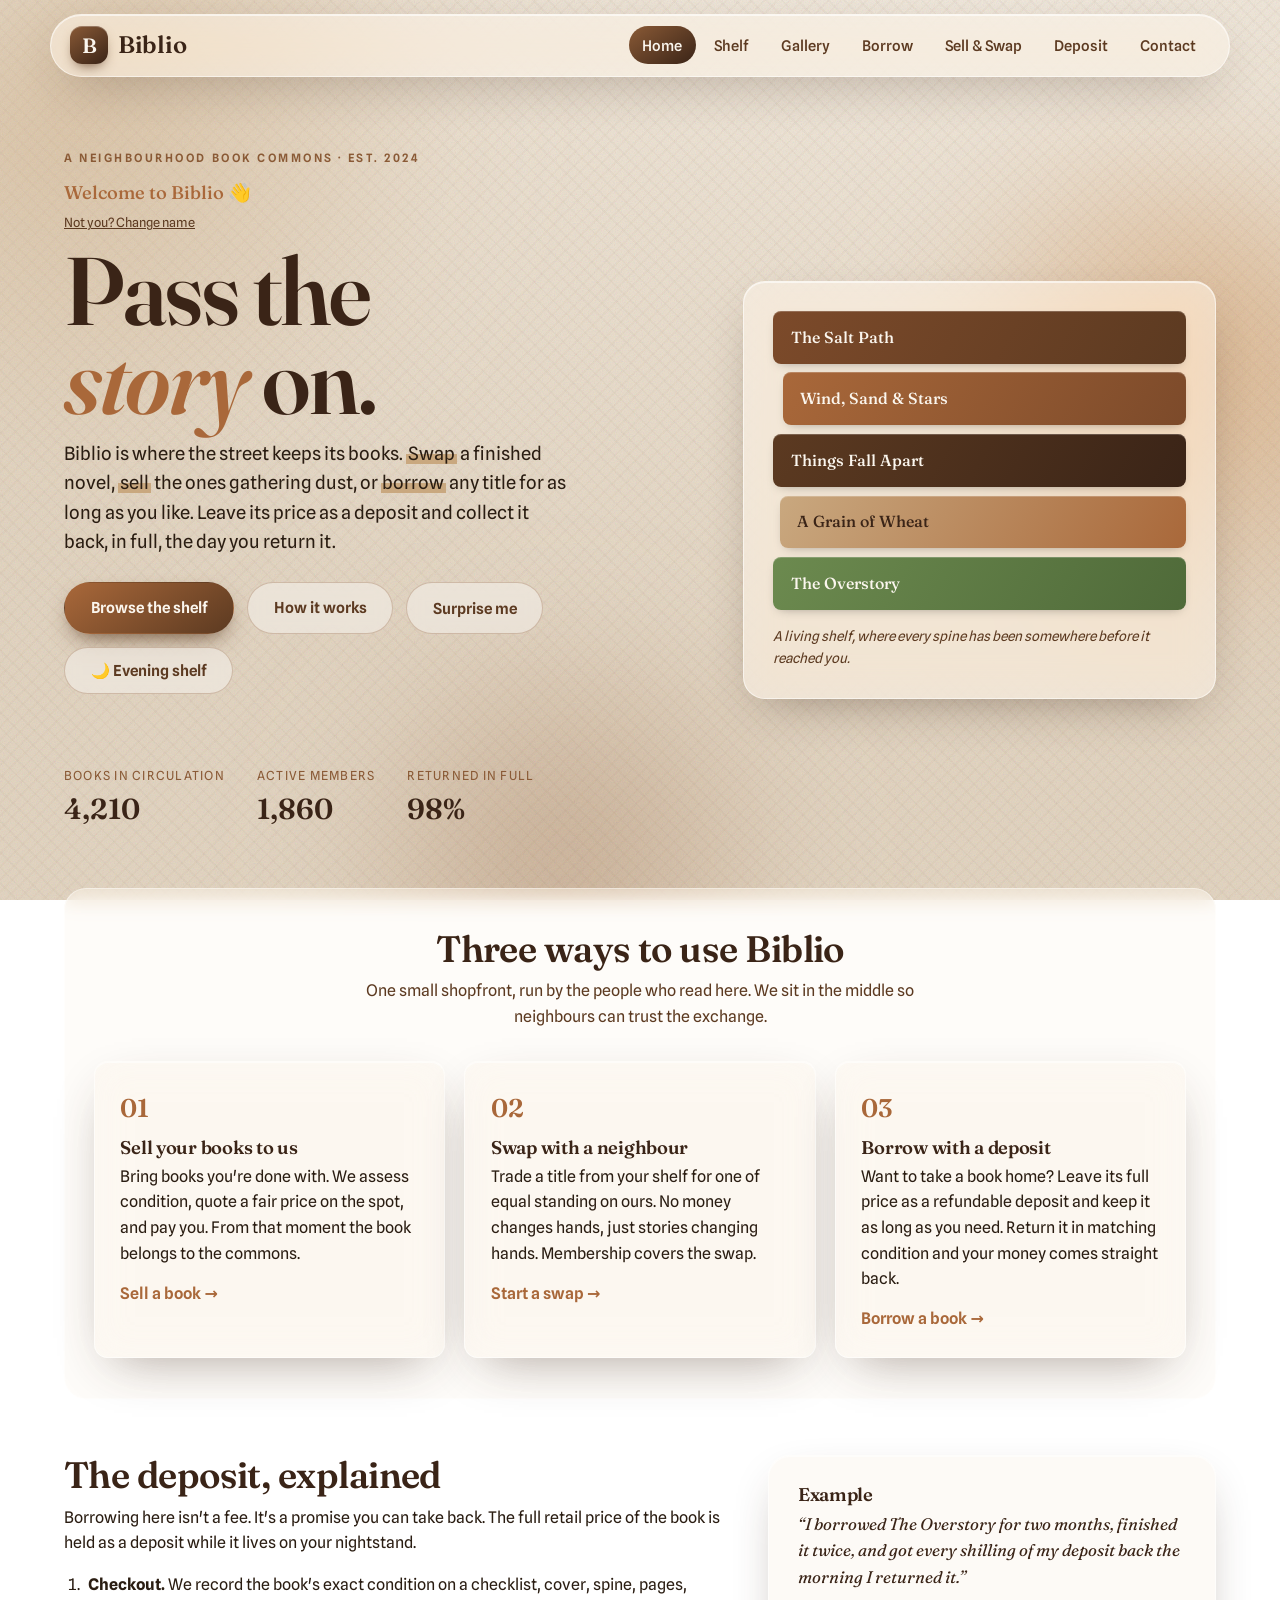
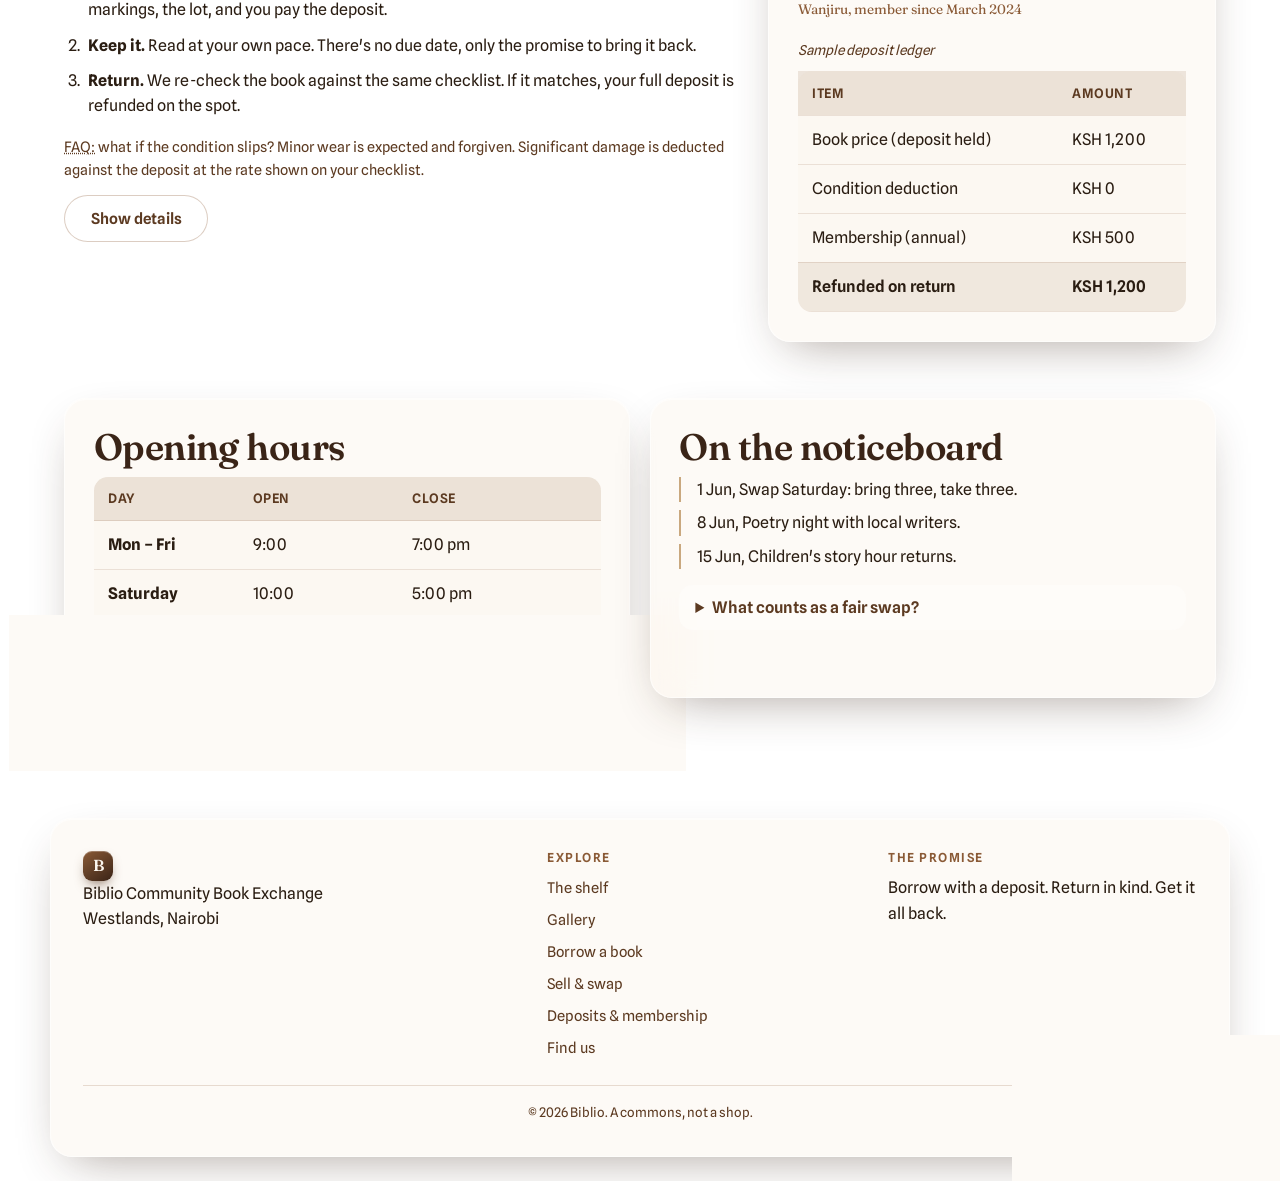
<file: index.html>
<!DOCTYPE html>
<html lang="en">
<head>
  <meta charset="UTF-8">
  <meta name="viewport" content="width=device-width, initial-scale=1.0">
  <meta name="description" content="Biblio, a community book exchange where neighbours share, swap, sell and borrow books with a refundable deposit.">
  <meta name="author" content="Biblio Community Library">
  <title>Biblio · Community Book Exchange</title>
  <link rel="stylesheet" href="css/style.css">
</head>
<body data-page="home">

  <!-- decorative liquid background layers -->
  <div class="liquid-bg" aria-hidden="true">
    <span class="blob blob--1"></span>
    <span class="blob blob--2"></span>
    <span class="blob blob--3"></span>
    <span class="grain"></span>
  </div>

  <header class="site-header glass">
    <a href="index.html" class="brand">
      <span class="brand-mark">B</span>
      <span class="brand-word">Biblio</span>
    </a>
    <nav class="site-nav" aria-label="Primary navigation">
      <a href="index.html" class="is-active">Home</a>
      <a href="listings.html">Shelf</a>
      <a href="gallery.html">Gallery</a>
      <a href="borrow.html">Borrow</a>
      <a href="sell.html">Sell &amp; Swap</a>
      <a href="payment.html">Deposit</a>
      <a href="contact.html">Contact</a>
    </nav>
  </header>

  <main>

    <!-- HERO -->
    <section class="hero" id="top">
      <div class="hero-inner">
        <p class="eyebrow">A neighbourhood book commons · Est. <time datetime="2024">2024</time></p>
        <p id="welcome-banner" class="welcome-banner" role="status" aria-live="polite"></p>
        <button type="button" id="change-name" class="text-btn">Not you? Change name</button>
        <h1 class="hero-title">Pass the<br><em>story</em> on.</h1>
        <p class="hero-lede">
          Biblio is where the street keeps its books. <mark>Swap</mark> a finished novel,
          <mark>sell</mark> the ones gathering dust, or <mark>borrow</mark> any title for as long
          as you like. Leave its price as a deposit and collect it back, in full, the day you return it.
        </p>
        <div class="hero-actions">
          <a href="listings.html" class="btn btn--solid">Browse the shelf</a>
          <a href="#how" class="btn btn--ghost">How it works</a>
          <button type="button" id="surprise-btn" class="btn btn--ghost">Surprise me</button>
          <button type="button" id="theme-btn" class="btn btn--ghost">🌙 Evening shelf</button>
        </div>
        <p id="surprise-out" class="surprise-out" role="status" aria-live="polite"></p>
        <dl class="hero-stats">
          <div><dt>Books in circulation</dt><dd>4,210</dd></div>
          <div><dt>Active members</dt><dd>1,860</dd></div>
          <div><dt>Returned in full</dt><dd>98%</dd></div>
        </dl>
      </div>

      <figure class="hero-figure glass">
        <div class="book-spine-stack" aria-hidden="true">
          <span class="spine s1">The Salt Path</span>
          <span class="spine s2">Wind, Sand &amp; Stars</span>
          <span class="spine s3">Things Fall Apart</span>
          <span class="spine s4">A Grain of Wheat</span>
          <span class="spine s5">The Overstory</span>
        </div>
        <figcaption>A living shelf, where every spine has been somewhere before it reached you.</figcaption>
      </figure>
    </section>

    <!-- HOW IT WORKS -->
    <section class="how glass-soft" id="how">
      <header class="section-head">
        <h2>Three ways to use Biblio</h2>
        <p>One small shopfront, run by the people who read here. We sit in the middle so neighbours can trust the exchange.</p>
      </header>

      <div class="how-grid">
        <article class="how-card glass">
          <span class="how-num">01</span>
          <h3>Sell your books to us</h3>
          <p>
            Bring books you're done with. We assess condition, quote a fair price on the spot,
            and pay you. From that moment the book belongs to the commons.
          </p>
          <a href="sell.html" class="link-arrow">Sell a book →</a>
        </article>

        <article class="how-card glass">
          <span class="how-num">02</span>
          <h3>Swap with a neighbour</h3>
          <p>
            Trade a title from your shelf for one of equal standing on ours. No money changes
            hands, just stories changing hands. Membership covers the swap.
          </p>
          <a href="sell.html#swap" class="link-arrow">Start a swap →</a>
        </article>

        <article class="how-card glass">
          <span class="how-num">03</span>
          <h3>Borrow with a deposit</h3>
          <p>
            Want to take a book home? Leave its full price as a refundable deposit and keep it as
            long as you need. Return it in matching condition and your money comes straight back.
          </p>
          <a href="borrow.html" class="link-arrow">Borrow a book →</a>
        </article>
      </div>
    </section>

    <!-- THE DEPOSIT PROMISE -->
    <section class="promise">
      <div class="promise-text">
        <h2>The deposit, explained</h2>
        <p>
          Borrowing here isn't a fee. It's a promise you can take back. The full retail price of
          the book is held as a deposit while it lives on your nightstand.
        </p>
        <ol class="promise-steps">
          <li><strong>Checkout.</strong> We record the book's exact condition on a checklist, cover, spine, pages, markings, the lot, and you pay the deposit.</li>
          <li><strong>Keep it.</strong> Read at your own pace. There's no due date, only the promise to bring it back.</li>
          <li><strong>Return.</strong> We re-check the book against the same checklist. If it matches, your full deposit is refunded on the spot.</li>
        </ol>
        <p class="promise-note">
          <abbr title="Frequently Asked Question">FAQ:</abbr> what if the condition slips? Minor wear is
          expected and forgiven. Significant damage is deducted against the deposit at the rate shown on your checklist.
        </p>
        <button type="button" class="btn btn--ghost" data-toggle="deposit-more" data-more="Show details" data-less="Hide details">Show details</button>
        <div id="deposit-more" hidden>
          <p class="promise-note">
            The condition checklist has eight checks, four outside the book and four inside. On return, each
            check is compared against what was recorded at checkout. A full match returns 100% of the deposit;
            each unmatched check carries a small, clearly-listed deduction, and the desk always explains any
            deduction before it's applied.
          </p>
        </div>
      </div>

      <aside class="promise-card glass" aria-label="Example deposit">
        <h3>Example</h3>
        <blockquote>
          “I borrowed <cite>The Overstory</cite> for two months, finished it twice, and got every
          shilling of my deposit back the morning I returned it.”
          <footer>Wanjiru, member since <time datetime="2024-03">March 2024</time></footer>
        </blockquote>
        <table class="mini-table">
          <caption>Sample deposit ledger</caption>
          <thead>
            <tr><th scope="col">Item</th><th scope="col">Amount</th></tr>
          </thead>
          <tbody>
            <tr><td>Book price (deposit held)</td><td>KSH 1,200</td></tr>
            <tr><td>Condition deduction</td><td>KSH 0</td></tr>
            <tr><td>Membership (annual)</td><td>KSH 500</td></tr>
          </tbody>
          <tfoot>
            <tr><th scope="row">Refunded on return</th><td>KSH 1,200</td></tr>
          </tfoot>
        </table>
      </aside>
    </section>

    <!-- HOURS + NEWS -->
    <section class="info-row">
      <article class="glass info-card">
        <h2>Opening hours</h2>
        <table class="hours-table">
          <thead>
            <tr><th scope="col">Day</th><th scope="col">Open</th><th scope="col">Close</th></tr>
          </thead>
          <tbody>
            <tr><th scope="row">Mon – Fri</th><td><time datetime="09:00">9:00</time></td><td><time datetime="19:00">7:00 pm</time></td></tr>
            <tr><th scope="row">Saturday</th><td><time datetime="10:00">10:00</time></td><td><time datetime="17:00">5:00 pm</time></td></tr>
            <tr><th scope="row">Sunday</th><td colspan="2">Community reading circle only</td></tr>
          </tbody>
        </table>
      </article>

      <article class="glass info-card">
        <h2>On the noticeboard</h2>
        <ul class="news-list">
          <li><time datetime="2026-06-01">1 Jun</time>, Swap Saturday: bring three, take three.</li>
          <li><time datetime="2026-06-08">8 Jun</time>, Poetry night with local writers.</li>
          <li><time datetime="2026-06-15">15 Jun</time>, Children's story hour returns.</li>
        </ul>
        <details>
          <summary>What counts as a fair swap?</summary>
          <p>
            Books are grouped into bands by age and condition. Any book may be swapped for another
            in the same band. The desk will tell you a book's band when you bring it in.
          </p>
        </details>
      </article>
    </section>

  </main>

  <footer class="site-footer glass">
    <div class="footer-cols">
      <div>
        <span class="brand-mark small">B</span>
        <p>Biblio Community Book Exchange<br>Westlands, Nairobi</p>
      </div>
      <nav aria-label="Footer navigation">
        <h3>Explore</h3>
        <ul>
          <li><a href="listings.html">The shelf</a></li>
          <li><a href="gallery.html">Gallery</a></li>
          <li><a href="borrow.html">Borrow a book</a></li>
          <li><a href="sell.html">Sell &amp; swap</a></li>
          <li><a href="payment.html">Deposits &amp; membership</a></li>
          <li><a href="contact.html">Find us</a></li>
        </ul>
      </nav>
      <div>
        <h3>The promise</h3>
        <p>Borrow with a deposit. Return in kind. Get it all back.</p>
      </div>
    </div>
    <p class="copyright">&copy; <time datetime="2026">2026</time> Biblio. A commons, not a shop.</p>
  </footer>

  <script src="js/main.js"></script>
</body>
</html>
</file>
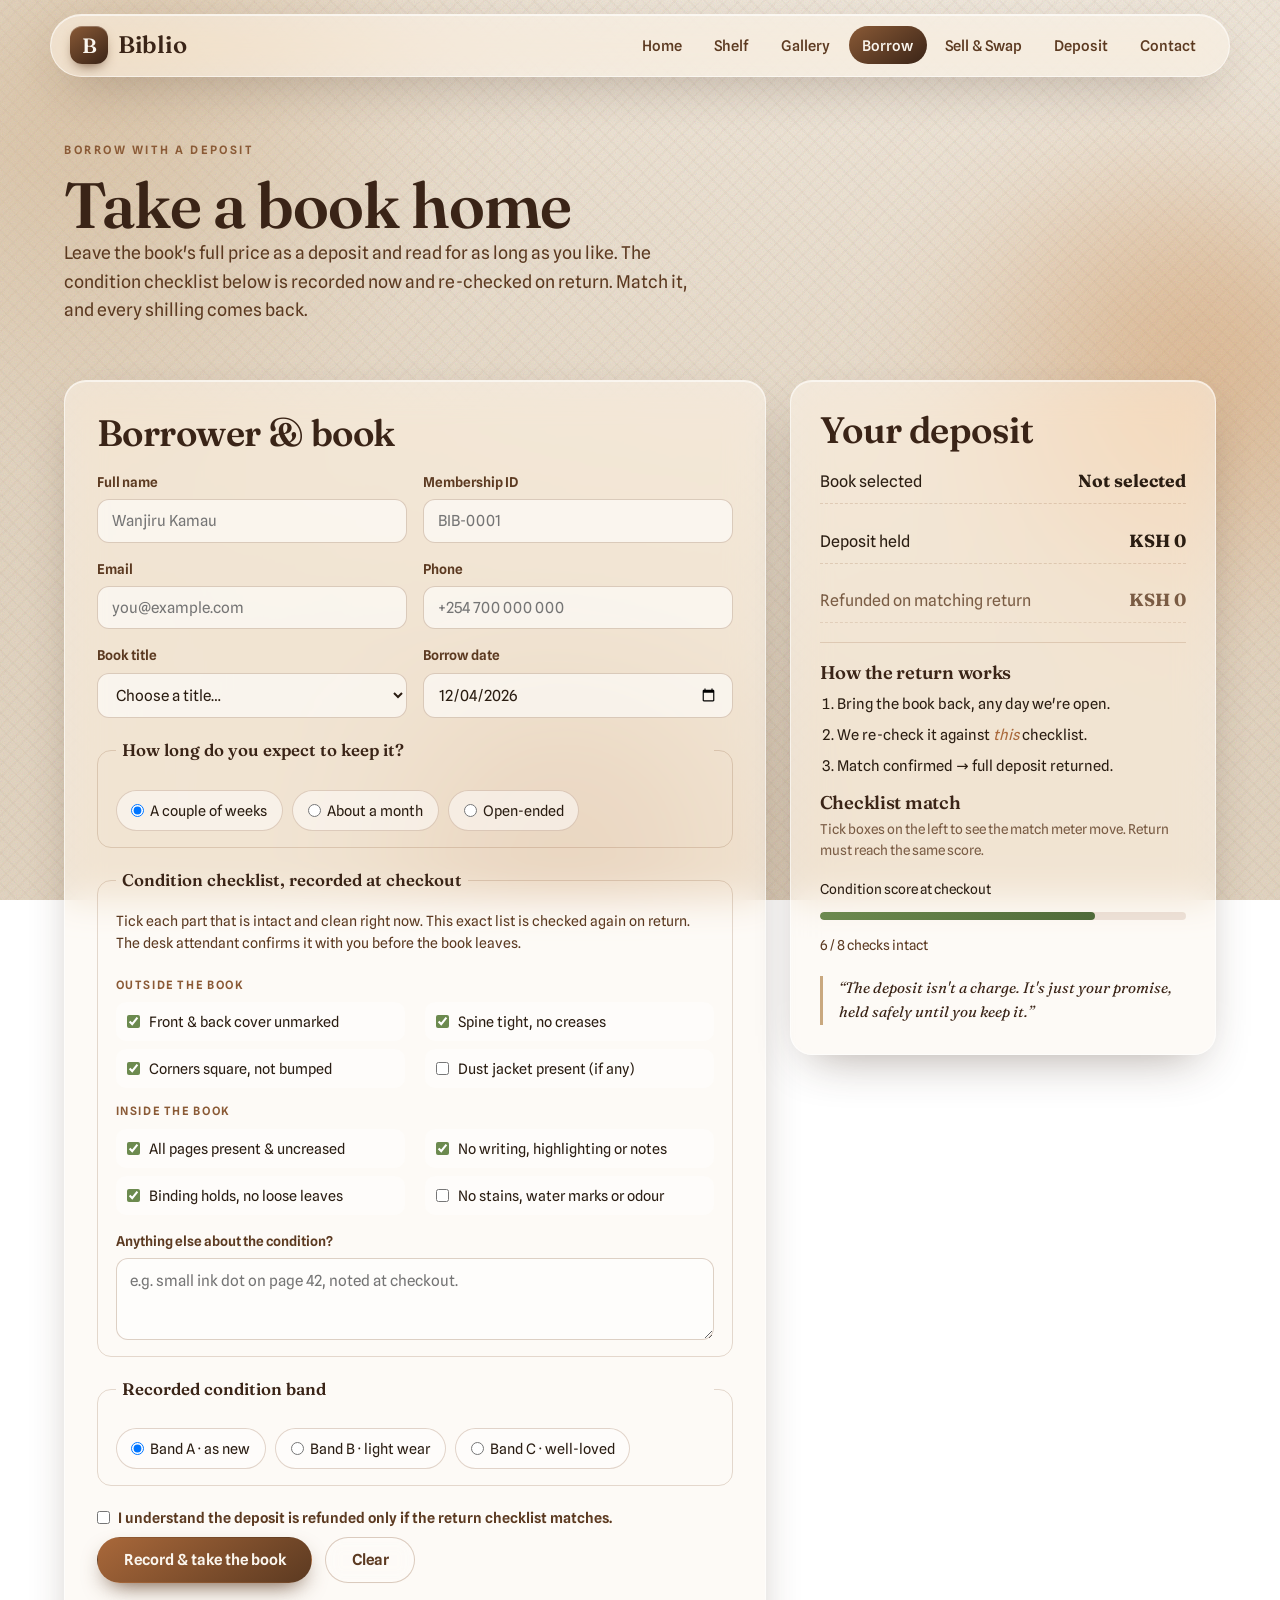
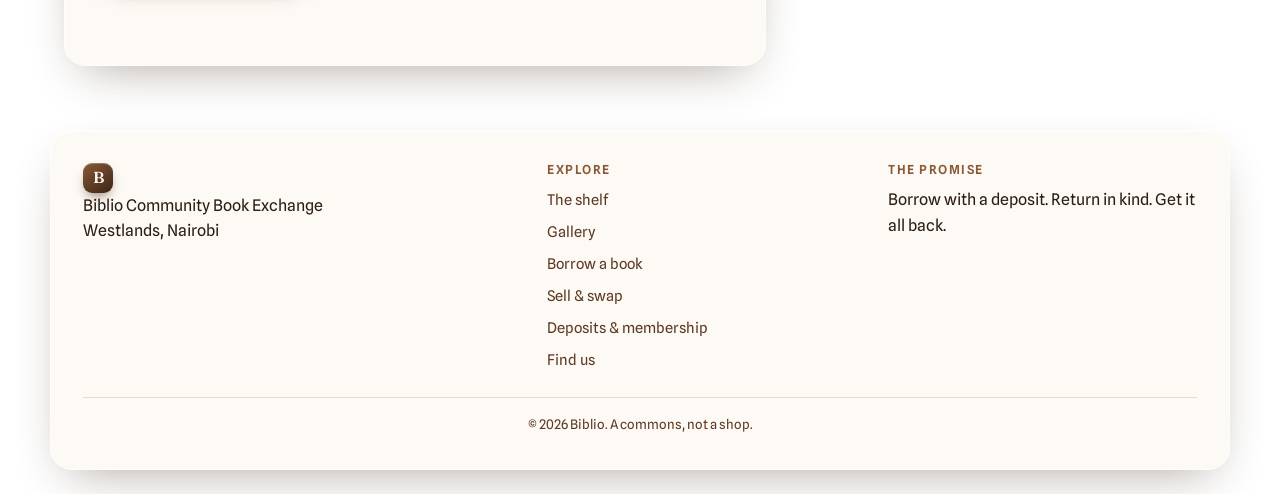
<file: borrow.html>
<!DOCTYPE html>
<html lang="en">
<head>
  <meta charset="UTF-8">
  <meta name="viewport" content="width=device-width, initial-scale=1.0">
  <meta name="description" content="Borrow a book from Biblio by leaving a refundable deposit. Record the condition checklist on checkout.">
  <title>Borrow a Book · Biblio</title>
  <link rel="stylesheet" href="css/style.css">
</head>
<body data-page="borrow">

  <div class="liquid-bg" aria-hidden="true">
    <span class="blob blob--1"></span>
    <span class="blob blob--2"></span>
    <span class="blob blob--3"></span>
    <span class="grain"></span>
  </div>

  <header class="site-header glass">
    <a href="index.html" class="brand">
      <span class="brand-mark">B</span>
      <span class="brand-word">Biblio</span>
    </a>
    <nav class="site-nav" aria-label="Primary navigation">
      <a href="index.html">Home</a>
      <a href="listings.html">Shelf</a>
      <a href="gallery.html">Gallery</a>
      <a href="borrow.html" class="is-active">Borrow</a>
      <a href="sell.html">Sell &amp; Swap</a>
      <a href="payment.html">Deposit</a>
      <a href="contact.html">Contact</a>
    </nav>
  </header>

  <main>
    <section class="page-head">
      <p class="eyebrow">Borrow with a deposit</p>
      <h1>Take a book home</h1>
      <p class="page-lede">
        Leave the book's full price as a deposit and read for as long as you like. The condition
        checklist below is recorded now and re-checked on return. Match it, and every shilling comes back.
      </p>
    </section>

    <div class="form-layout">

      <!-- BORROW FORM -->
      <form class="glass form-card" id="borrow-form" action="#" method="post" novalidate>
        <h2>Borrower &amp; book</h2>

        <div class="field-grid">
          <p class="field">
            <label for="b-name">Full name</label>
            <input type="text" id="b-name" name="name" placeholder="Wanjiru Kamau" required>
          </p>
          <p class="field">
            <label for="b-member">Membership ID</label>
            <input type="text" id="b-member" name="member_id" placeholder="BIB-0001" pattern="BIB-[0-9]{4}">
          </p>
          <p class="field">
            <label for="b-email">Email</label>
            <input type="email" id="b-email" name="email" placeholder="you@example.com" required>
          </p>
          <p class="field">
            <label for="b-phone">Phone</label>
            <input type="tel" id="b-phone" name="phone" placeholder="+254 700 000 000">
          </p>
          <p class="field">
            <label for="b-title">Book title</label>
            <select id="b-title" name="title" required>
              <option value="" selected disabled>Choose a title…</option>
              <option value="things-fall-apart" data-price="950">Things Fall Apart · KSH 950</option>
              <option value="a-grain-of-wheat" data-price="780">A Grain of Wheat · KSH 780</option>
              <option value="the-overstory" data-price="1200">The Overstory · KSH 1,200</option>
              <option value="sapiens" data-price="1100">Sapiens · KSH 1,100</option>
              <option value="thinking-fast-slow" data-price="1350">Thinking, Fast and Slow · KSH 1,350</option>
            </select>
          </p>
          <p class="field">
            <label for="b-date">Borrow date</label>
            <input type="date" id="b-date" name="borrow_date" required>
          </p>
        </div>

        <fieldset class="radio-set">
          <legend>How long do you expect to keep it?</legend>
          <label class="radio-pill"><input type="radio" name="duration" value="2w" checked> A couple of weeks</label>
          <label class="radio-pill"><input type="radio" name="duration" value="1m"> About a month</label>
          <label class="radio-pill"><input type="radio" name="duration" value="open"> Open-ended</label>
        </fieldset>

        <!-- CONDITION CHECKLIST -->
        <fieldset class="checklist">
          <legend>Condition checklist, recorded at checkout</legend>
          <p class="checklist-note">
            Tick each part that is intact and clean right now. This exact list is checked again on
            return. The desk attendant confirms it with you before the book leaves.
          </p>

          <div class="checklist-grid">
            <span class="checklist-head">Outside the book</span>
            <label class="check-row"><input type="checkbox" name="cond_cover" value="ok" checked> Front &amp; back cover unmarked</label>
            <label class="check-row"><input type="checkbox" name="cond_spine" value="ok" checked> Spine tight, no creases</label>
            <label class="check-row"><input type="checkbox" name="cond_corners" value="ok" checked> Corners square, not bumped</label>
            <label class="check-row"><input type="checkbox" name="cond_jacket" value="ok"> Dust jacket present (if any)</label>

            <span class="checklist-head">Inside the book</span>
            <label class="check-row"><input type="checkbox" name="cond_pages" value="ok" checked> All pages present &amp; uncreased</label>
            <label class="check-row"><input type="checkbox" name="cond_markings" value="ok" checked> No writing, highlighting or notes</label>
            <label class="check-row"><input type="checkbox" name="cond_binding" value="ok" checked> Binding holds, no loose leaves</label>
            <label class="check-row"><input type="checkbox" name="cond_stains" value="ok"> No stains, water marks or odour</label>
          </div>

          <p class="field">
            <label for="b-notes">Anything else about the condition?</label>
            <textarea id="b-notes" name="condition_notes" rows="3" placeholder="e.g. small ink dot on page 42, noted at checkout."></textarea>
          </p>
        </fieldset>

        <fieldset class="radio-set">
          <legend>Recorded condition band</legend>
          <label class="radio-pill"><input type="radio" name="band" value="A" checked> Band A · as new</label>
          <label class="radio-pill"><input type="radio" name="band" value="B"> Band B · light wear</label>
          <label class="radio-pill"><input type="radio" name="band" value="C"> Band C · well-loved</label>
        </fieldset>

        <p class="field check-inline">
          <label><input type="checkbox" name="agree" value="yes" required> I understand the deposit is refunded only if the return checklist matches.</label>
        </p>

        <div class="form-actions">
          <button type="submit" class="btn btn--solid">Record &amp; take the book</button>
          <button type="reset" class="btn btn--ghost">Clear</button>
        </div>
        <p class="form-result" id="borrow-result" role="status" aria-live="polite"></p>
      </form>

      <!-- DEPOSIT SUMMARY ASIDE -->
      <aside class="glass deposit-summary" aria-label="Deposit summary">
        <h2>Your deposit</h2>
        <p class="summary-line">
          <span>Book selected</span>
          <strong id="sum-title">Not selected</strong>
        </p>
        <p class="summary-line">
          <span>Deposit held</span>
          <strong id="sum-deposit">KSH 0</strong>
        </p>
        <p class="summary-line muted">
          <span>Refunded on matching return</span>
          <strong id="sum-refund">KSH 0</strong>
        </p>

        <hr>

        <h3>How the return works</h3>
        <ol class="return-steps">
          <li>Bring the book back, any day we're open.</li>
          <li>We re-check it against <em>this</em> checklist.</li>
          <li>Match confirmed → full deposit returned.</li>
        </ol>

        <div class="match-demo">
          <h3>Checklist match</h3>
          <p class="muted small">Tick boxes on the left to see the match meter move. Return must reach the same score.</p>
          <label for="match-meter" class="small">Condition score at checkout</label>
          <meter id="match-meter" min="0" max="8" low="3" high="6" optimum="8" value="6">6 of 8</meter>
          <p class="meter-read"><span id="meter-count">6</span> / 8 checks intact</p>
        </div>

        <blockquote class="aside-quote">
          “The deposit isn't a charge. It's just your promise, held safely until you keep it.”
        </blockquote>
      </aside>

    </div>
  </main>

  <footer class="site-footer glass">
    <div class="footer-cols">
      <div>
        <span class="brand-mark small">B</span>
        <p>Biblio Community Book Exchange<br>Westlands, Nairobi</p>
      </div>
      <nav aria-label="Footer navigation">
        <h3>Explore</h3>
        <ul>
          <li><a href="listings.html">The shelf</a></li>
          <li><a href="gallery.html">Gallery</a></li>
          <li><a href="borrow.html">Borrow a book</a></li>
          <li><a href="sell.html">Sell &amp; swap</a></li>
          <li><a href="payment.html">Deposits &amp; membership</a></li>
          <li><a href="contact.html">Find us</a></li>
        </ul>
      </nav>
      <div>
        <h3>The promise</h3>
        <p>Borrow with a deposit. Return in kind. Get it all back.</p>
      </div>
    </div>
    <p class="copyright">&copy; <time datetime="2026">2026</time> Biblio. A commons, not a shop.</p>
  </footer>

  <script src="js/main.js"></script>
</body>
</html>
</file>
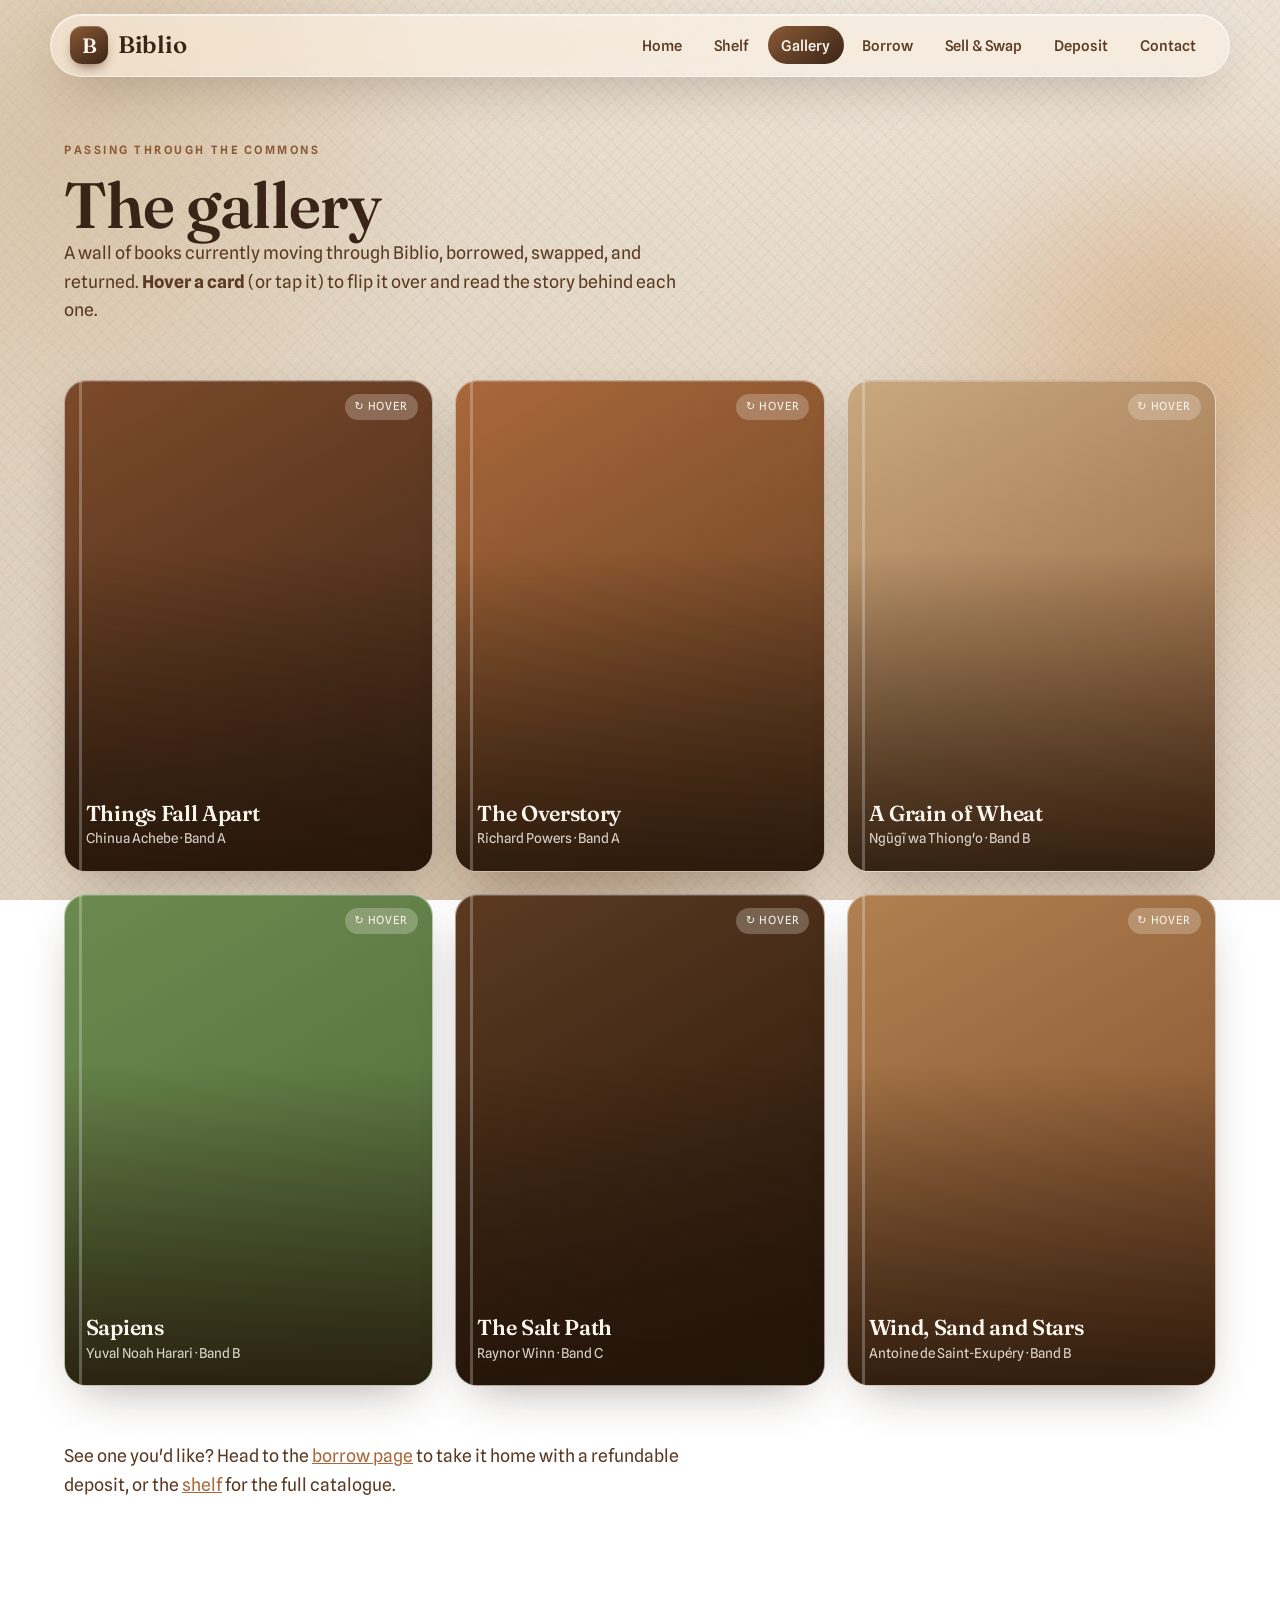
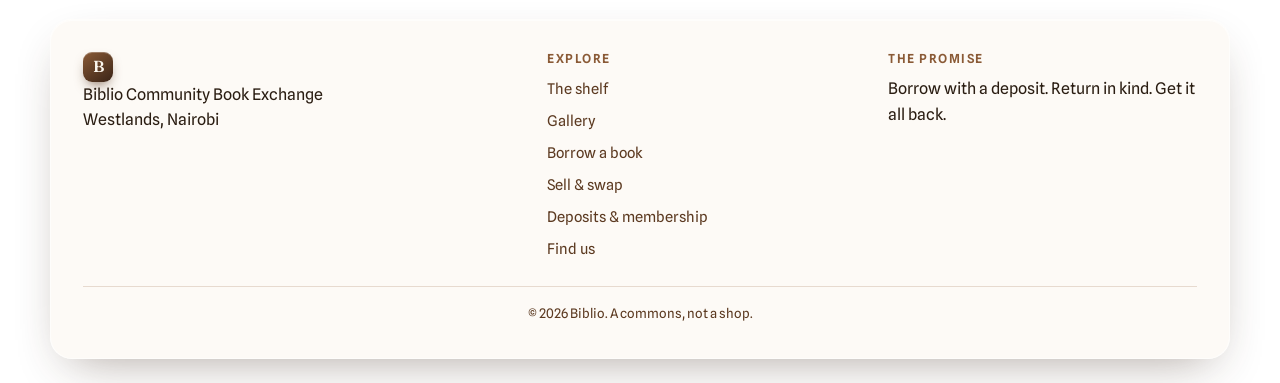
<file: gallery.html>
<!DOCTYPE html>
<html lang="en">
<head>
  <meta charset="UTF-8">
  <meta name="viewport" content="width=device-width, initial-scale=1.0">
  <meta name="description" content="A gallery of books passing through the Biblio community exchange. Flip each card for its story.">
  <title>Gallery · Biblio</title>
  <link rel="stylesheet" href="css/style.css">
</head>
<body data-page="gallery">

  <div class="liquid-bg" aria-hidden="true">
    <span class="blob blob--1"></span>
    <span class="blob blob--2"></span>
    <span class="blob blob--3"></span>
    <span class="grain"></span>
  </div>

  <header class="site-header glass">
    <a href="index.html" class="brand">
      <span class="brand-mark">B</span>
      <span class="brand-word">Biblio</span>
    </a>
    <nav class="site-nav" aria-label="Primary navigation">
      <a href="index.html">Home</a>
      <a href="listings.html">Shelf</a>
      <a href="gallery.html" class="is-active">Gallery</a>
      <a href="borrow.html">Borrow</a>
      <a href="sell.html">Sell &amp; Swap</a>
      <a href="payment.html">Deposit</a>
      <a href="contact.html">Contact</a>
    </nav>
  </header>

  <main>
    <section class="page-head">
      <p class="eyebrow">Passing through the commons</p>
      <h1>The gallery</h1>
      <p class="page-lede">
        A wall of books currently moving through Biblio, borrowed, swapped, and returned.
        <strong>Hover a card</strong> (or tap it) to flip it over and read the story behind each one.
      </p>
    </section>

    <section aria-label="Book gallery">
      <div class="gallery-grid">

        <!-- CARD 1 -->
        <div class="flip-card" tabindex="0">
          <div class="flip-inner">
            <div class="flip-front cover-a">
              <span class="cover-spine"></span>
              <div class="flip-caption">
                <h3>Things Fall Apart</h3>
                <p>Chinua Achebe · Band A</p>
              </div>
            </div>
            <div class="flip-back">
              <h3>Things Fall Apart</h3>
              <p>A cornerstone of African literature, borrowed more than any other title on our shelf.</p>
              <dl>
                <dt>Deposit</dt><dd>KSH 950</dd>
                <dt>Band</dt><dd>A · as new</dd>
                <dt>Copies</dt><dd>3 on the shelf</dd>
              </dl>
              <span class="flip-tag">Most borrowed</span>
            </div>
          </div>
        </div>

        <!-- CARD 2 -->
        <div class="flip-card" tabindex="0">
          <div class="flip-inner">
            <div class="flip-front cover-b">
              <span class="cover-spine"></span>
              <div class="flip-caption">
                <h3>The Overstory</h3>
                <p>Richard Powers · Band A</p>
              </div>
            </div>
            <div class="flip-back">
              <h3>The Overstory</h3>
              <p>This month's community circle read, following nine strangers and the trees that bind them.</p>
              <dl>
                <dt>Deposit</dt><dd>KSH 1,200</dd>
                <dt>Band</dt><dd>A · as new</dd>
                <dt>Copies</dt><dd>1 on the shelf</dd>
              </dl>
              <span class="flip-tag">Circle pick</span>
            </div>
          </div>
        </div>

        <!-- CARD 3 -->
        <div class="flip-card" tabindex="0">
          <div class="flip-inner">
            <div class="flip-front cover-c">
              <span class="cover-spine"></span>
              <div class="flip-caption">
                <h3>A Grain of Wheat</h3>
                <p>Ngũgĩ wa Thiong'o · Band B</p>
              </div>
            </div>
            <div class="flip-back">
              <h3>A Grain of Wheat</h3>
              <p>A story of independence and quiet betrayal, swapped between members again and again.</p>
              <dl>
                <dt>Deposit</dt><dd>KSH 780</dd>
                <dt>Band</dt><dd>B · light wear</dd>
                <dt>Copies</dt><dd>2 on the shelf</dd>
              </dl>
              <span class="flip-tag">Most swapped</span>
            </div>
          </div>
        </div>

        <!-- CARD 4 -->
        <div class="flip-card" tabindex="0">
          <div class="flip-inner">
            <div class="flip-front cover-d">
              <span class="cover-spine"></span>
              <div class="flip-caption">
                <h3>Sapiens</h3>
                <p>Yuval Noah Harari · Band B</p>
              </div>
            </div>
            <div class="flip-back">
              <h3>Sapiens</h3>
              <p>A sweeping history of humankind that never stays on the shelf for long.</p>
              <dl>
                <dt>Deposit</dt><dd>KSH 1,100</dd>
                <dt>Band</dt><dd>B · light wear</dd>
                <dt>Copies</dt><dd>2 on the shelf</dd>
              </dl>
              <span class="flip-tag">Reader favourite</span>
            </div>
          </div>
        </div>

        <!-- CARD 5 -->
        <div class="flip-card" tabindex="0">
          <div class="flip-inner">
            <div class="flip-front cover-e">
              <span class="cover-spine"></span>
              <div class="flip-caption">
                <h3>The Salt Path</h3>
                <p>Raynor Winn · Band C</p>
              </div>
            </div>
            <div class="flip-back">
              <h3>The Salt Path</h3>
              <p>A well-loved memoir of a long walk home, creased, annotated and full of character.</p>
              <dl>
                <dt>Deposit</dt><dd>KSH 600</dd>
                <dt>Band</dt><dd>C · well-loved</dd>
                <dt>Copies</dt><dd>4 on the shelf</dd>
              </dl>
              <span class="flip-tag">Well travelled</span>
            </div>
          </div>
        </div>

        <!-- CARD 6 -->
        <div class="flip-card" tabindex="0">
          <div class="flip-inner">
            <div class="flip-front cover-f">
              <span class="cover-spine"></span>
              <div class="flip-caption">
                <h3>Wind, Sand and Stars</h3>
                <p>Antoine de Saint-Exupéry · Band B</p>
              </div>
            </div>
            <div class="flip-back">
              <h3>Wind, Sand and Stars</h3>
              <p>A pilot's lyrical reflections on flight and the desert, a quiet member's favourite.</p>
              <dl>
                <dt>Deposit</dt><dd>KSH 690</dd>
                <dt>Band</dt><dd>B · light wear</dd>
                <dt>Copies</dt><dd>2 on the shelf</dd>
              </dl>
              <span class="flip-tag">Hidden gem</span>
            </div>
          </div>
        </div>

      </div>
    </section>

    <section class="page-head">
      <p class="page-lede">
        See one you'd like? Head to the <a href="borrow.html">borrow page</a> to take it home with a
        refundable deposit, or the <a href="listings.html">shelf</a> for the full catalogue.
      </p>
    </section>
  </main>

  <footer class="site-footer glass">
    <div class="footer-cols">
      <div>
        <span class="brand-mark small">B</span>
        <p>Biblio Community Book Exchange<br>Westlands, Nairobi</p>
      </div>
      <nav aria-label="Footer navigation">
        <h3>Explore</h3>
        <ul>
          <li><a href="listings.html">The shelf</a></li>
          <li><a href="gallery.html">Gallery</a></li>
          <li><a href="borrow.html">Borrow a book</a></li>
          <li><a href="sell.html">Sell &amp; swap</a></li>
          <li><a href="payment.html">Deposits &amp; membership</a></li>
          <li><a href="contact.html">Find us</a></li>
        </ul>
      </nav>
      <div>
        <h3>The promise</h3>
        <p>Borrow with a deposit. Return in kind. Get it all back.</p>
      </div>
    </div>
    <p class="copyright">&copy; <time datetime="2026">2026</time> Biblio. A commons, not a shop.</p>
  </footer>

  <script src="js/main.js"></script>
</body>
</html>
</file>
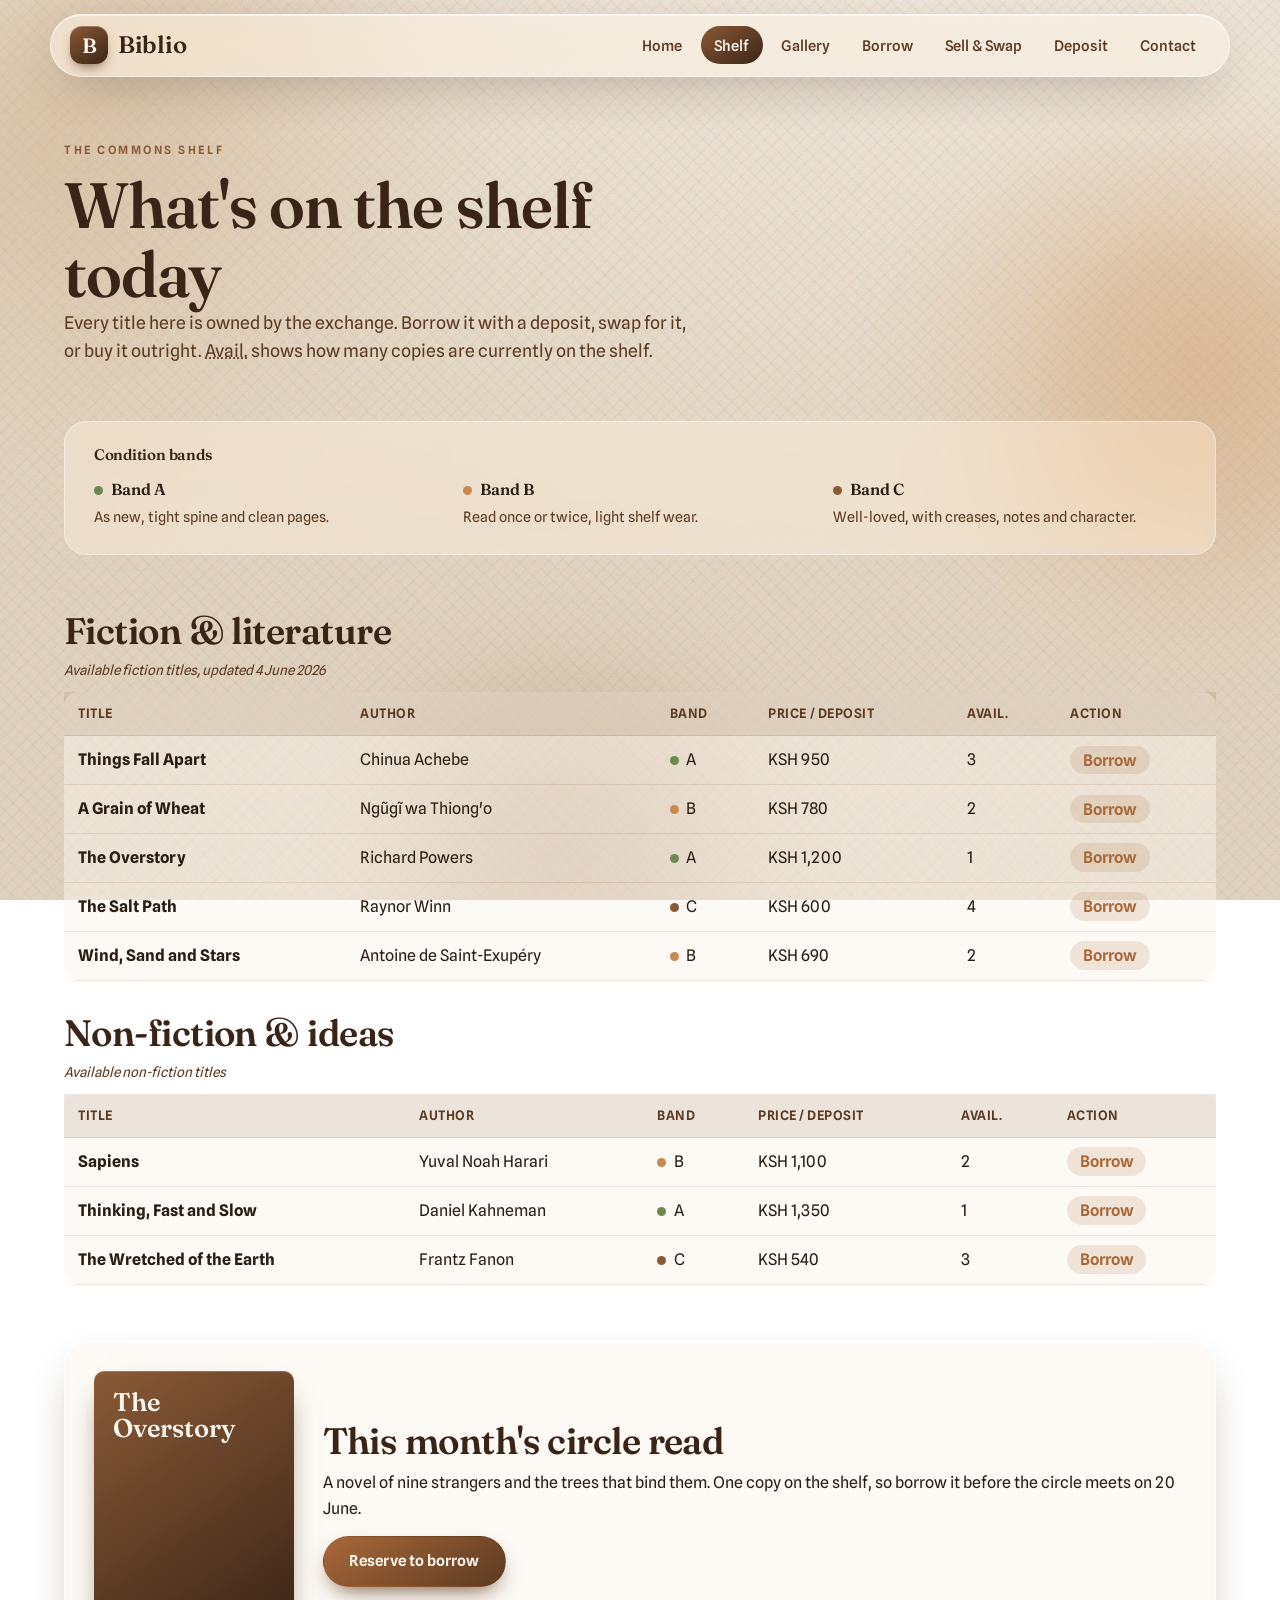
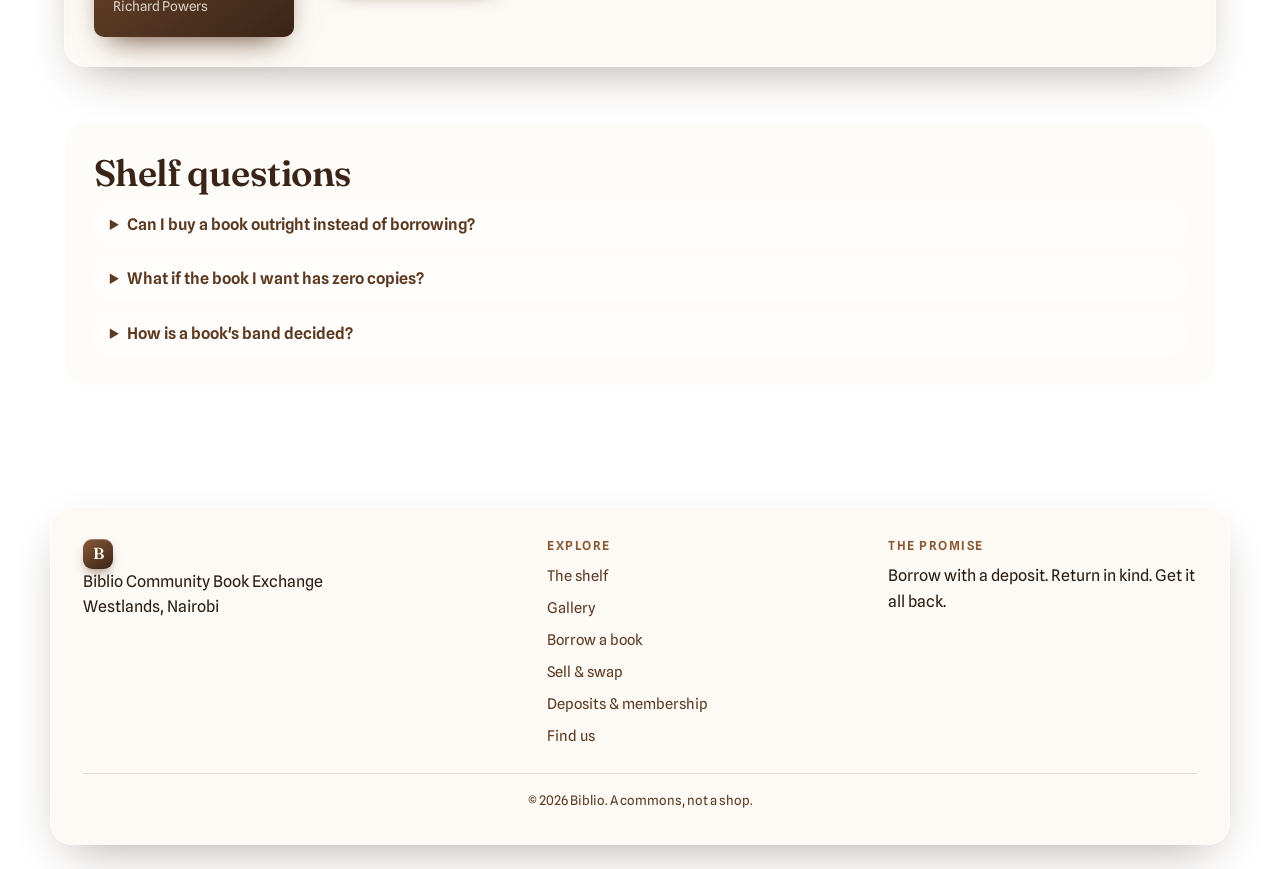
<file: listings.html>
<!DOCTYPE html>
<html lang="en">
<head>
  <meta charset="UTF-8">
  <meta name="viewport" content="width=device-width, initial-scale=1.0">
  <meta name="description" content="Browse the Biblio shelf. Books available to borrow, swap, or buy from the community exchange.">
  <title>The Shelf · Biblio</title>
  <link rel="stylesheet" href="css/style.css">
</head>
<body data-page="listings">

  <div class="liquid-bg" aria-hidden="true">
    <span class="blob blob--1"></span>
    <span class="blob blob--2"></span>
    <span class="blob blob--3"></span>
    <span class="grain"></span>
  </div>

  <header class="site-header glass">
    <a href="index.html" class="brand">
      <span class="brand-mark">B</span>
      <span class="brand-word">Biblio</span>
    </a>
    <nav class="site-nav" aria-label="Primary navigation">
      <a href="index.html">Home</a>
      <a href="listings.html" class="is-active">Shelf</a>
      <a href="gallery.html">Gallery</a>
      <a href="borrow.html">Borrow</a>
      <a href="sell.html">Sell &amp; Swap</a>
      <a href="payment.html">Deposit</a>
      <a href="contact.html">Contact</a>
    </nav>
  </header>

  <main>
    <section class="page-head">
      <p class="eyebrow">The commons shelf</p>
      <h1>What's on the shelf today</h1>
      <p class="page-lede">
        Every title here is owned by the exchange. Borrow it with a deposit, swap for it, or buy it
        outright. <abbr title="In stock">Avail.</abbr> shows how many copies are currently on the shelf.
      </p>
    </section>

    <!-- condition key -->
    <section class="glass-soft key-band">
      <h2 class="visually-strong">Condition bands</h2>
      <dl class="condition-key">
        <div><dt><span class="dot dot--a"></span> Band A</dt><dd>As new, tight spine and clean pages.</dd></div>
        <div><dt><span class="dot dot--b"></span> Band B</dt><dd>Read once or twice, light shelf wear.</dd></div>
        <div><dt><span class="dot dot--c"></span> Band C</dt><dd>Well-loved, with creases, notes and character.</dd></div>
      </dl>
    </section>

    <!-- main catalogue -->
    <section class="catalogue">
      <h2>Fiction &amp; literature</h2>
      <div class="table-scroll">
        <table class="book-table">
          <caption>Available fiction titles, updated <time datetime="2026-06-04">4 June 2026</time></caption>
          <thead>
            <tr>
              <th scope="col">Title</th>
              <th scope="col">Author</th>
              <th scope="col">Band</th>
              <th scope="col">Price / Deposit</th>
              <th scope="col">Avail.</th>
              <th scope="col">Action</th>
            </tr>
          </thead>
          <tbody>
            <tr>
              <th scope="row">Things Fall Apart</th>
              <td>Chinua Achebe</td>
              <td><span class="dot dot--a"></span> A</td>
              <td>KSH 950</td>
              <td>3</td>
              <td><a href="borrow.html" class="table-link">Borrow</a></td>
            </tr>
            <tr>
              <th scope="row">A Grain of Wheat</th>
              <td>Ngũgĩ wa Thiong'o</td>
              <td><span class="dot dot--b"></span> B</td>
              <td>KSH 780</td>
              <td>2</td>
              <td><a href="borrow.html" class="table-link">Borrow</a></td>
            </tr>
            <tr>
              <th scope="row">The Overstory</th>
              <td>Richard Powers</td>
              <td><span class="dot dot--a"></span> A</td>
              <td>KSH 1,200</td>
              <td>1</td>
              <td><a href="borrow.html" class="table-link">Borrow</a></td>
            </tr>
            <tr>
              <th scope="row">The Salt Path</th>
              <td>Raynor Winn</td>
              <td><span class="dot dot--c"></span> C</td>
              <td>KSH 600</td>
              <td>4</td>
              <td><a href="borrow.html" class="table-link">Borrow</a></td>
            </tr>
            <tr>
              <th scope="row">Wind, Sand and Stars</th>
              <td>Antoine de Saint-Exupéry</td>
              <td><span class="dot dot--b"></span> B</td>
              <td>KSH 690</td>
              <td>2</td>
              <td><a href="borrow.html" class="table-link">Borrow</a></td>
            </tr>
          </tbody>
        </table>
      </div>

      <h2>Non-fiction &amp; ideas</h2>
      <div class="table-scroll">
        <table class="book-table">
          <caption>Available non-fiction titles</caption>
          <thead>
            <tr>
              <th scope="col">Title</th>
              <th scope="col">Author</th>
              <th scope="col">Band</th>
              <th scope="col">Price / Deposit</th>
              <th scope="col">Avail.</th>
              <th scope="col">Action</th>
            </tr>
          </thead>
          <tbody>
            <tr>
              <th scope="row">Sapiens</th>
              <td>Yuval Noah Harari</td>
              <td><span class="dot dot--b"></span> B</td>
              <td>KSH 1,100</td>
              <td>2</td>
              <td><a href="borrow.html" class="table-link">Borrow</a></td>
            </tr>
            <tr>
              <th scope="row">Thinking, Fast and Slow</th>
              <td>Daniel Kahneman</td>
              <td><span class="dot dot--a"></span> A</td>
              <td>KSH 1,350</td>
              <td>1</td>
              <td><a href="borrow.html" class="table-link">Borrow</a></td>
            </tr>
            <tr>
              <th scope="row">The Wretched of the Earth</th>
              <td>Frantz Fanon</td>
              <td><span class="dot dot--c"></span> C</td>
              <td>KSH 540</td>
              <td>3</td>
              <td><a href="borrow.html" class="table-link">Borrow</a></td>
            </tr>
          </tbody>
        </table>
      </div>
    </section>

    <!-- featured pick using figure -->
    <section class="featured">
      <figure class="glass featured-card">
        <div class="featured-cover" aria-hidden="true">
          <span class="cover-title">The<br>Overstory</span>
          <span class="cover-author">Richard Powers</span>
        </div>
        <figcaption>
          <h2>This month's circle read</h2>
          <p>
            A novel of nine strangers and the trees that bind them. One copy on the shelf, so
            borrow it before the circle meets on <time datetime="2026-06-20">20 June</time>.
          </p>
          <a href="borrow.html" class="btn btn--solid">Reserve to borrow</a>
        </figcaption>
      </figure>
    </section>

    <!-- FAQ via details -->
    <section class="glass-soft faq">
      <h2>Shelf questions</h2>
      <details>
        <summary>Can I buy a book outright instead of borrowing?</summary>
        <p>Yes. Pay the price shown and it's yours to keep, with no return and no refund needed. Ask at the desk or note it on the deposit page.</p>
      </details>
      <details>
        <summary>What if the book I want has zero copies?</summary>
        <p>Add yourself to the waitlist on the <a href="contact.html">contact page</a> and we'll message you the moment a copy returns.</p>
      </details>
      <details>
        <summary>How is a book's band decided?</summary>
        <p>Our desk grades every book on intake against the same condition checklist used at borrow and return. The band is written inside the front cover.</p>
      </details>
    </section>
  </main>

  <footer class="site-footer glass">
    <div class="footer-cols">
      <div>
        <span class="brand-mark small">B</span>
        <p>Biblio Community Book Exchange<br>Westlands, Nairobi</p>
      </div>
      <nav aria-label="Footer navigation">
        <h3>Explore</h3>
        <ul>
          <li><a href="listings.html">The shelf</a></li>
          <li><a href="gallery.html">Gallery</a></li>
          <li><a href="borrow.html">Borrow a book</a></li>
          <li><a href="sell.html">Sell &amp; swap</a></li>
          <li><a href="payment.html">Deposits &amp; membership</a></li>
          <li><a href="contact.html">Find us</a></li>
        </ul>
      </nav>
      <div>
        <h3>The promise</h3>
        <p>Borrow with a deposit. Return in kind. Get it all back.</p>
      </div>
    </div>
    <p class="copyright">&copy; <time datetime="2026">2026</time> Biblio. A commons, not a shop.</p>
  </footer>

  <script src="js/main.js"></script>
</body>
</html>
</file>
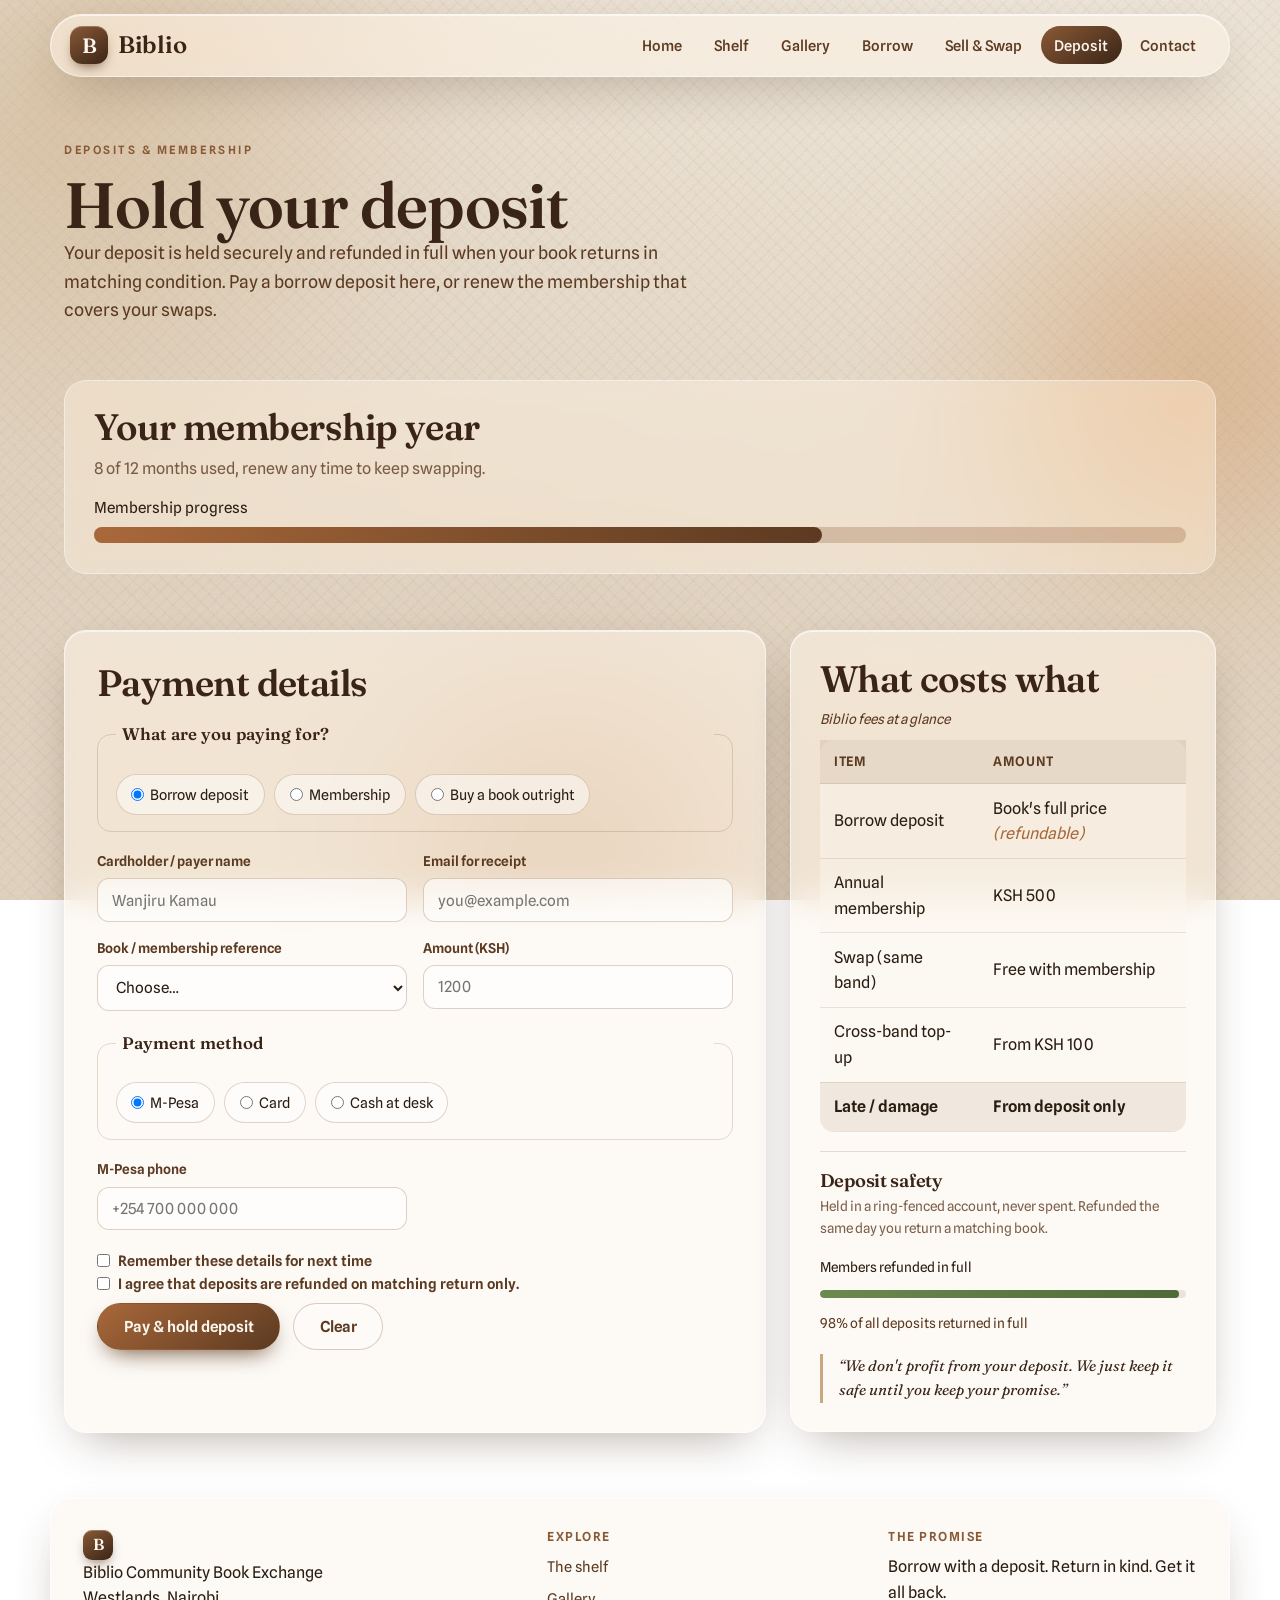
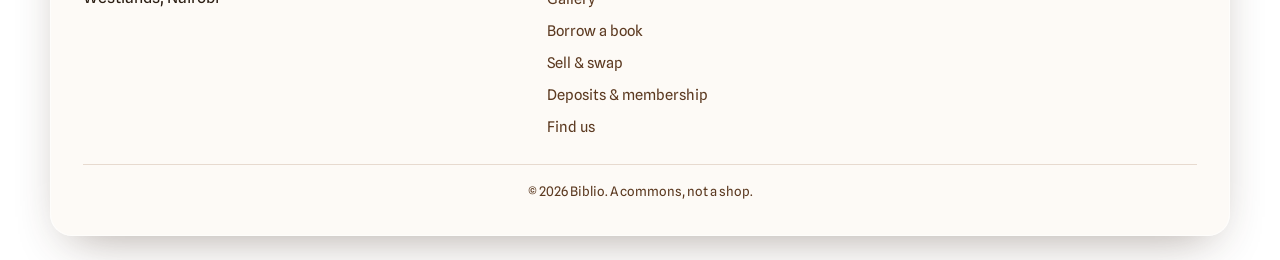
<file: payment.html>
<!DOCTYPE html>
<html lang="en">
<head>
  <meta charset="UTF-8">
  <meta name="viewport" content="width=device-width, initial-scale=1.0">
  <meta name="description" content="Pay your refundable borrow deposit or renew your Biblio membership.">
  <title>Deposit &amp; Membership · Biblio</title>
  <link rel="stylesheet" href="css/style.css">
</head>
<body data-page="payment">

  <div class="liquid-bg" aria-hidden="true">
    <span class="blob blob--1"></span>
    <span class="blob blob--2"></span>
    <span class="blob blob--3"></span>
    <span class="grain"></span>
  </div>

  <header class="site-header glass">
    <a href="index.html" class="brand">
      <span class="brand-mark">B</span>
      <span class="brand-word">Biblio</span>
    </a>
    <nav class="site-nav" aria-label="Primary navigation">
      <a href="index.html">Home</a>
      <a href="listings.html">Shelf</a>
      <a href="gallery.html">Gallery</a>
      <a href="borrow.html">Borrow</a>
      <a href="sell.html">Sell &amp; Swap</a>
      <a href="payment.html" class="is-active">Deposit</a>
      <a href="contact.html">Contact</a>
    </nav>
  </header>

  <main>
    <section class="page-head">
      <p class="eyebrow">Deposits &amp; membership</p>
      <h1>Hold your deposit</h1>
      <p class="page-lede">
        Your deposit is held securely and refunded in full when your book returns in matching condition.
        Pay a borrow deposit here, or renew the membership that covers your swaps.
      </p>
    </section>

    <!-- membership progress -->
    <section class="glass-soft progress-band">
      <h2>Your membership year</h2>
      <p class="muted">8 of 12 months used, renew any time to keep swapping.</p>
      <label for="member-progress" class="visually-strong">Membership progress</label>
      <progress id="member-progress" max="12" value="8">8 of 12 months</progress>
    </section>

    <div class="form-layout">
      <!-- DEPOSIT / PAYMENT FORM -->
      <form class="glass form-card" id="payment-form" action="#" method="post" novalidate>
        <h2>Payment details</h2>

        <fieldset class="radio-set">
          <legend>What are you paying for?</legend>
          <label class="radio-pill"><input type="radio" name="pay_type" value="deposit" checked> Borrow deposit</label>
          <label class="radio-pill"><input type="radio" name="pay_type" value="membership"> Membership</label>
          <label class="radio-pill"><input type="radio" name="pay_type" value="buy"> Buy a book outright</label>
        </fieldset>

        <div class="field-grid">
          <p class="field">
            <label for="p-name">Cardholder / payer name</label>
            <input type="text" id="p-name" name="payer" placeholder="Wanjiru Kamau" required>
          </p>
          <p class="field">
            <label for="p-email">Email for receipt</label>
            <input type="email" id="p-email" name="email" placeholder="you@example.com" required>
          </p>
          <p class="field">
            <label for="p-book">Book / membership reference</label>
            <select id="p-book" name="reference" required>
              <option value="" selected disabled>Choose…</option>
              <option value="things-fall-apart" data-amount="950">Deposit · Things Fall Apart, 950</option>
              <option value="the-overstory" data-amount="1200">Deposit · The Overstory, 1,200</option>
              <option value="sapiens" data-amount="1100">Deposit · Sapiens, 1,100</option>
              <option value="membership" data-amount="500">Annual membership, 500</option>
            </select>
          </p>
          <p class="field">
            <label for="p-amount">Amount (KSH)</label>
            <input type="number" id="p-amount" name="amount" min="0" step="50" placeholder="1200" required>
          </p>
        </div>

        <fieldset class="radio-set">
          <legend>Payment method</legend>
          <label class="radio-pill"><input type="radio" name="method" value="mpesa" checked> M-Pesa</label>
          <label class="radio-pill"><input type="radio" name="method" value="card"> Card</label>
          <label class="radio-pill"><input type="radio" name="method" value="cash"> Cash at desk</label>
        </fieldset>

        <div class="field-grid" id="card-fields">
          <p class="field">
            <label for="p-card">Card number</label>
            <input type="text" id="p-card" name="card_number" inputmode="numeric" placeholder="4242 4242 4242 4242" autocomplete="cc-number">
          </p>
          <p class="field">
            <label for="p-expiry">Expiry</label>
            <input type="month" id="p-expiry" name="expiry" autocomplete="cc-exp">
          </p>
          <p class="field">
            <label for="p-cvv">CVV</label>
            <input type="password" id="p-cvv" name="cvv" maxlength="4" placeholder="•••" autocomplete="cc-csc">
          </p>
          <p class="field">
            <label for="p-phone">M-Pesa phone</label>
            <input type="tel" id="p-phone" name="mpesa_phone" placeholder="+254 700 000 000">
          </p>
        </div>

        <p class="field check-inline">
          <label><input type="checkbox" name="save" value="yes"> Remember these details for next time</label>
        </p>
        <p class="field check-inline">
          <label><input type="checkbox" name="terms" value="yes" required> I agree that deposits are refunded on matching return only.</label>
        </p>

        <div class="form-actions">
          <button type="submit" class="btn btn--solid">Pay &amp; hold deposit</button>
          <button type="reset" class="btn btn--ghost">Clear</button>
        </div>
        <p class="form-result" id="payment-result" role="status" aria-live="polite"></p>
      </form>

      <!-- PRICING ASIDE -->
      <aside class="glass deposit-summary" aria-label="Pricing">
        <h2>What costs what</h2>
        <table class="mini-table">
          <caption>Biblio fees at a glance</caption>
          <thead>
            <tr><th scope="col">Item</th><th scope="col">Amount</th></tr>
          </thead>
          <tbody>
            <tr><td>Borrow deposit</td><td>Book's full price <em>(refundable)</em></td></tr>
            <tr><td>Annual membership</td><td>KSH 500</td></tr>
            <tr><td>Swap (same band)</td><td>Free with membership</td></tr>
            <tr><td>Cross-band top-up</td><td>From KSH 100</td></tr>
          </tbody>
          <tfoot>
            <tr><th scope="row">Late / damage</th><td>From deposit only</td></tr>
          </tfoot>
        </table>

        <hr>

        <h3>Deposit safety</h3>
        <p class="muted small">Held in a ring-fenced account, never spent. Refunded the same day you return a matching book.</p>
        <label for="refund-meter" class="small">Members refunded in full</label>
        <meter id="refund-meter" min="0" max="100" low="50" high="90" optimum="100" value="98">98%</meter>
        <p class="meter-read">98% of all deposits returned in full</p>

        <blockquote class="aside-quote">
          “We don't profit from your deposit. We just keep it safe until you keep your promise.”
        </blockquote>
      </aside>
    </div>
  </main>

  <footer class="site-footer glass">
    <div class="footer-cols">
      <div>
        <span class="brand-mark small">B</span>
        <p>Biblio Community Book Exchange<br>Westlands, Nairobi</p>
      </div>
      <nav aria-label="Footer navigation">
        <h3>Explore</h3>
        <ul>
          <li><a href="listings.html">The shelf</a></li>
          <li><a href="gallery.html">Gallery</a></li>
          <li><a href="borrow.html">Borrow a book</a></li>
          <li><a href="sell.html">Sell &amp; swap</a></li>
          <li><a href="payment.html">Deposits &amp; membership</a></li>
          <li><a href="contact.html">Find us</a></li>
        </ul>
      </nav>
      <div>
        <h3>The promise</h3>
        <p>Borrow with a deposit. Return in kind. Get it all back.</p>
      </div>
    </div>
    <p class="copyright">&copy; <time datetime="2026">2026</time> Biblio. A commons, not a shop.</p>
  </footer>

  <script src="js/main.js"></script>
</body>
</html>
</file>
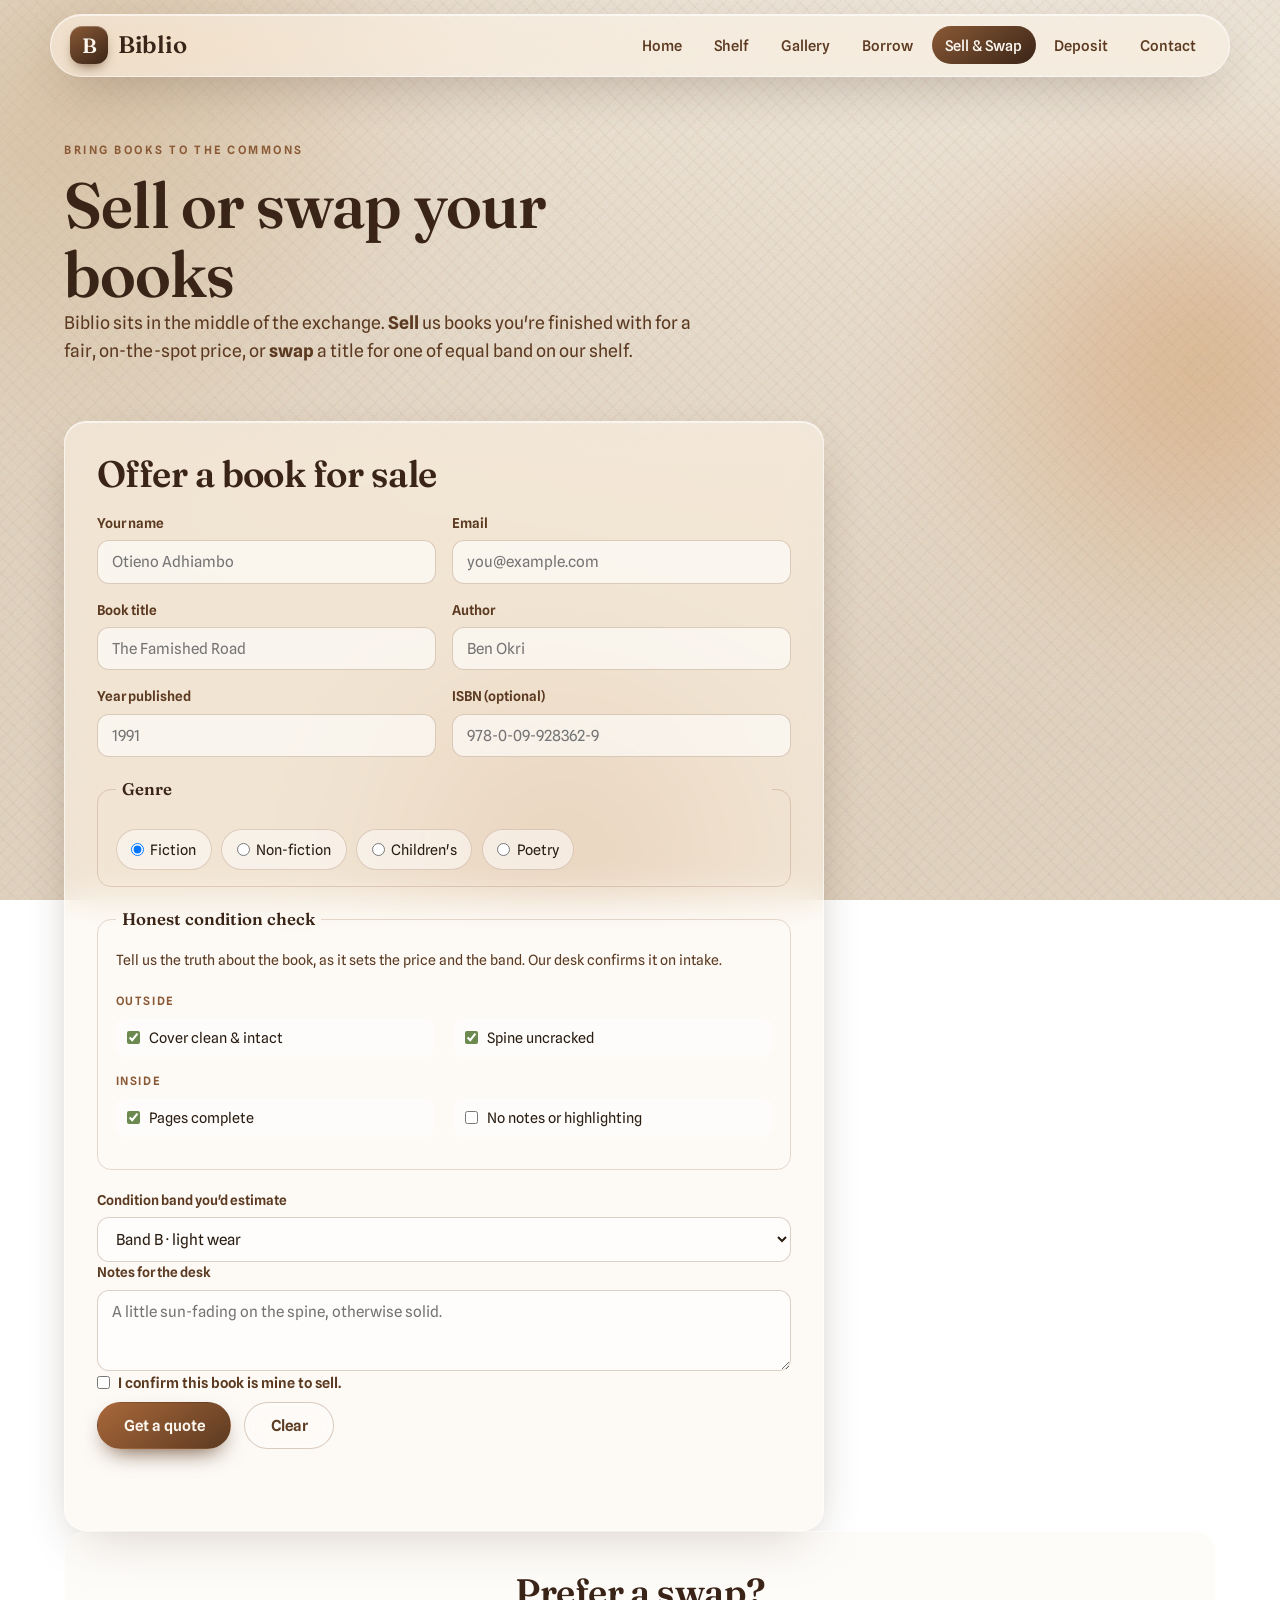
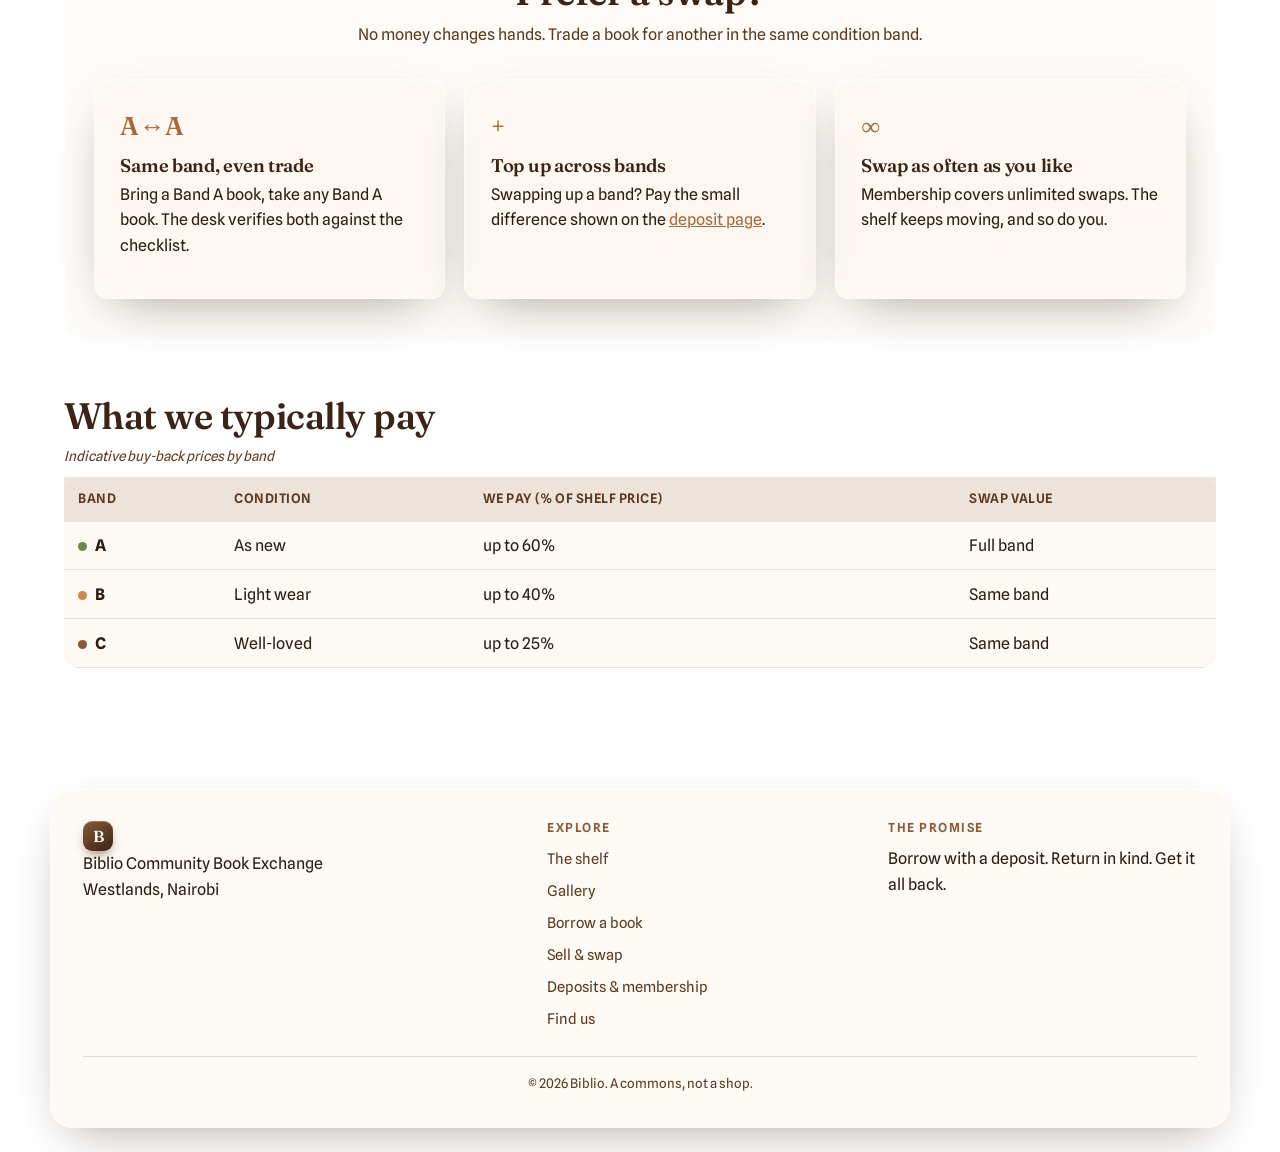
<file: sell.html>
<!DOCTYPE html>
<html lang="en">
<head>
  <meta charset="UTF-8">
  <meta name="viewport" content="width=device-width, initial-scale=1.0">
  <meta name="description" content="Sell your books to the Biblio exchange or propose a swap with a neighbour.">
  <title>Sell &amp; Swap · Biblio</title>
  <link rel="stylesheet" href="css/style.css">
</head>
<body data-page="sell">

  <div class="liquid-bg" aria-hidden="true">
    <span class="blob blob--1"></span>
    <span class="blob blob--2"></span>
    <span class="blob blob--3"></span>
    <span class="grain"></span>
  </div>

  <header class="site-header glass">
    <a href="index.html" class="brand">
      <span class="brand-mark">B</span>
      <span class="brand-word">Biblio</span>
    </a>
    <nav class="site-nav" aria-label="Primary navigation">
      <a href="index.html">Home</a>
      <a href="listings.html">Shelf</a>
      <a href="gallery.html">Gallery</a>
      <a href="borrow.html">Borrow</a>
      <a href="sell.html" class="is-active">Sell &amp; Swap</a>
      <a href="payment.html">Deposit</a>
      <a href="contact.html">Contact</a>
    </nav>
  </header>

  <main>
    <section class="page-head">
      <p class="eyebrow">Bring books to the commons</p>
      <h1>Sell or swap your books</h1>
      <p class="page-lede">
        Biblio sits in the middle of the exchange. <strong>Sell</strong> us books you're finished with
        for a fair, on-the-spot price, or <strong>swap</strong> a title for one of equal band on our shelf.
      </p>
    </section>

    <!-- SELL FORM -->
    <div class="form-layout single">
      <form class="glass form-card" id="sell-form" action="#" method="post" novalidate>
        <h2>Offer a book for sale</h2>

        <div class="field-grid">
          <p class="field">
            <label for="s-name">Your name</label>
            <input type="text" id="s-name" name="name" placeholder="Otieno Adhiambo" required>
          </p>
          <p class="field">
            <label for="s-email">Email</label>
            <input type="email" id="s-email" name="email" placeholder="you@example.com" required>
          </p>
          <p class="field">
            <label for="s-title">Book title</label>
            <input type="text" id="s-title" name="title" placeholder="The Famished Road" required>
          </p>
          <p class="field">
            <label for="s-author">Author</label>
            <input type="text" id="s-author" name="author" placeholder="Ben Okri">
          </p>
          <p class="field">
            <label for="s-year">Year published</label>
            <input type="number" id="s-year" name="year" min="1900" max="2026" placeholder="1991">
          </p>
          <p class="field">
            <label for="s-isbn">ISBN (optional)</label>
            <input type="text" id="s-isbn" name="isbn" placeholder="978-0-09-928362-9">
          </p>
        </div>

        <fieldset class="radio-set">
          <legend>Genre</legend>
          <label class="radio-pill"><input type="radio" name="genre" value="fiction" checked> Fiction</label>
          <label class="radio-pill"><input type="radio" name="genre" value="nonfiction"> Non-fiction</label>
          <label class="radio-pill"><input type="radio" name="genre" value="children"> Children's</label>
          <label class="radio-pill"><input type="radio" name="genre" value="poetry"> Poetry</label>
        </fieldset>

        <!-- intake condition checklist -->
        <fieldset class="checklist">
          <legend>Honest condition check</legend>
          <p class="checklist-note">
            Tell us the truth about the book, as it sets the price and the band. Our desk confirms it on intake.
          </p>
          <div class="checklist-grid">
            <span class="checklist-head">Outside</span>
            <label class="check-row"><input type="checkbox" name="s_cover" value="ok" checked> Cover clean &amp; intact</label>
            <label class="check-row"><input type="checkbox" name="s_spine" value="ok" checked> Spine uncracked</label>
            <span class="checklist-head">Inside</span>
            <label class="check-row"><input type="checkbox" name="s_pages" value="ok" checked> Pages complete</label>
            <label class="check-row"><input type="checkbox" name="s_clean" value="ok"> No notes or highlighting</label>
          </div>
        </fieldset>

        <p class="field">
          <label for="s-band">Condition band you'd estimate</label>
          <select id="s-band" name="band" required>
            <option value="A">Band A · as new</option>
            <option value="B" selected>Band B · light wear</option>
            <option value="C">Band C · well-loved</option>
          </select>
        </p>

        <p class="field">
          <label for="s-notes">Notes for the desk</label>
          <textarea id="s-notes" name="notes" rows="3" placeholder="A little sun-fading on the spine, otherwise solid."></textarea>
        </p>

        <p class="field check-inline">
          <label><input type="checkbox" name="s_agree" value="yes" required> I confirm this book is mine to sell.</label>
        </p>

        <div class="form-actions">
          <button type="submit" class="btn btn--solid">Get a quote</button>
          <button type="reset" class="btn btn--ghost">Clear</button>
        </div>
        <p class="form-result" id="sell-result" role="status" aria-live="polite"></p>
      </form>
    </div>

    <!-- SWAP SECTION -->
    <section class="glass-soft swap-band" id="swap">
      <header class="section-head">
        <h2>Prefer a swap?</h2>
        <p>No money changes hands. Trade a book for another in the same condition band.</p>
      </header>
      <div class="swap-grid">
        <article class="how-card glass">
          <span class="how-num">A↔A</span>
          <h3>Same band, even trade</h3>
          <p>Bring a Band A book, take any Band A book. The desk verifies both against the checklist.</p>
        </article>
        <article class="how-card glass">
          <span class="how-num">+</span>
          <h3>Top up across bands</h3>
          <p>Swapping up a band? Pay the small difference shown on the <a href="payment.html">deposit page</a>.</p>
        </article>
        <article class="how-card glass">
          <span class="how-num">∞</span>
          <h3>Swap as often as you like</h3>
          <p>Membership covers unlimited swaps. The shelf keeps moving, and so do you.</p>
        </article>
      </div>
    </section>

    <!-- payout table -->
    <section class="catalogue">
      <h2>What we typically pay</h2>
      <div class="table-scroll">
        <table class="book-table">
          <caption>Indicative buy-back prices by band</caption>
          <thead>
            <tr>
              <th scope="col">Band</th>
              <th scope="col">Condition</th>
              <th scope="col">We pay (% of shelf price)</th>
              <th scope="col">Swap value</th>
            </tr>
          </thead>
          <tbody>
            <tr><th scope="row"><span class="dot dot--a"></span> A</th><td>As new</td><td>up to 60%</td><td>Full band</td></tr>
            <tr><th scope="row"><span class="dot dot--b"></span> B</th><td>Light wear</td><td>up to 40%</td><td>Same band</td></tr>
            <tr><th scope="row"><span class="dot dot--c"></span> C</th><td>Well-loved</td><td>up to 25%</td><td>Same band</td></tr>
          </tbody>
        </table>
      </div>
    </section>
  </main>

  <footer class="site-footer glass">
    <div class="footer-cols">
      <div>
        <span class="brand-mark small">B</span>
        <p>Biblio Community Book Exchange<br>Westlands, Nairobi</p>
      </div>
      <nav aria-label="Footer navigation">
        <h3>Explore</h3>
        <ul>
          <li><a href="listings.html">The shelf</a></li>
          <li><a href="gallery.html">Gallery</a></li>
          <li><a href="borrow.html">Borrow a book</a></li>
          <li><a href="sell.html">Sell &amp; swap</a></li>
          <li><a href="payment.html">Deposits &amp; membership</a></li>
          <li><a href="contact.html">Find us</a></li>
        </ul>
      </nav>
      <div>
        <h3>The promise</h3>
        <p>Borrow with a deposit. Return in kind. Get it all back.</p>
      </div>
    </div>
    <p class="copyright">&copy; <time datetime="2026">2026</time> Biblio. A commons, not a shop.</p>
  </footer>

  <script src="js/main.js"></script>
</body>
</html>
</file>
<file: css/style.css>
/* ============================================================
   BIBLIO — Community Book Exchange
   Liquid + clear glass theme · neutral book palette
   (brown / cream / dark brown), warm paper texture
   ============================================================ */

@import url('https://fonts.googleapis.com/css2?family=Fraunces:ital,opsz,wght@0,9..144,400;0,9..144,500;0,9..144,600;1,9..144,400;1,9..144,500&family=Spline+Sans:wght@400;500;600&display=swap');

:root {
  /* book-toned neutral palette */
  --cream:        #f4ece0;
  --cream-2:      #ece0cf;
  --paper:        #fbf6ee;
  --tan:          #c9a87f;
  --brown:        #8a5a36;
  --brown-deep:   #5c3a21;
  --bark:         #3a2417;
  --espresso:     #241509;
  --ink:          #2a1d12;

  --accent:       #a9683a;   /* warm leather */
  --accent-soft:  #c98a52;
  --good:         #6c8a4f;   /* sage for "intact" */
  --good-deep:    #4f6a39;

  /* glass tokens */
  --glass-bg:     rgba(251, 246, 238, 0.55);
  --glass-bg-2:   rgba(251, 246, 238, 0.38);
  --glass-brd:    rgba(255, 255, 255, 0.55);
  --glass-shadow: 0 18px 50px -20px rgba(58, 36, 23, 0.45);

  --radius:       22px;
  --radius-sm:    14px;

  --font-display: 'Fraunces', Georgia, serif;
  --font-body:    'Spline Sans', system-ui, sans-serif;

  --maxw: 1180px;
}

/* ---------- reset ---------- */
*, *::before, *::after { box-sizing: border-box; margin: 0; padding: 0; }

html { scroll-behavior: smooth; }

body {
  font-family: var(--font-body);
  color: var(--ink);
  line-height: 1.6;
  min-height: 100vh;
  position: relative;
  overflow-x: hidden;
  background:
    /* repeating subtle book/paper weave */
    repeating-linear-gradient(135deg, rgba(138,90,54,0.035) 0 2px, transparent 2px 9px),
    repeating-linear-gradient(45deg, rgba(92,58,33,0.03) 0 2px, transparent 2px 11px),
    radial-gradient(120% 90% at 80% -10%, var(--cream) 0%, var(--cream-2) 45%, #e3d4bf 100%);
  background-attachment: fixed;
}

/* ---------- liquid background ---------- */
.liquid-bg {
  position: fixed;
  inset: 0;
  z-index: -1;
  overflow: hidden;
  pointer-events: none;
}
.blob {
  position: absolute;
  border-radius: 50%;
  filter: blur(60px);
  opacity: 0.55;
  mix-blend-mode: multiply;
  animation: drift 26s ease-in-out infinite;
}
.blob--1 {
  width: 46vw; height: 46vw;
  left: -8vw; top: -6vw;
  background: radial-gradient(circle at 30% 30%, var(--tan), transparent 70%);
}
.blob--2 {
  width: 40vw; height: 40vw;
  right: -10vw; top: 18vh;
  background: radial-gradient(circle at 60% 40%, var(--accent-soft), transparent 70%);
  animation-delay: -8s;
}
.blob--3 {
  width: 38vw; height: 38vw;
  left: 25vw; bottom: -16vw;
  background: radial-gradient(circle at 50% 50%, var(--brown), transparent 72%);
  opacity: 0.35;
  animation-delay: -15s;
}
@keyframes drift {
  0%, 100% { transform: translate(0,0) scale(1); }
  33%      { transform: translate(4vw, 5vh) scale(1.08); }
  66%      { transform: translate(-3vw, -4vh) scale(0.95); }
}
.grain {
  position: absolute;
  inset: 0;
  opacity: 0.5;
  background-image: url("data:image/svg+xml,%3Csvg xmlns='http://www.w3.org/2000/svg' width='160' height='160'%3E%3Cfilter id='n'%3E%3CfeTurbulence type='fractalNoise' baseFrequency='0.85' numOctaves='2' stitchTiles='stitch'/%3E%3C/filter%3E%3Crect width='100%25' height='100%25' filter='url(%23n)' opacity='0.4'/%3E%3C/svg%3E");
  mix-blend-mode: overlay;
}

/* ---------- glass utilities ---------- */
.glass {
  background: var(--glass-bg);
  backdrop-filter: blur(18px) saturate(160%);
  -webkit-backdrop-filter: blur(18px) saturate(160%);
  border: 1px solid var(--glass-brd);
  box-shadow: var(--glass-shadow),
              inset 0 1px 0 rgba(255,255,255,0.6);
}
.glass-soft {
  background: var(--glass-bg-2);
  backdrop-filter: blur(10px) saturate(140%);
  -webkit-backdrop-filter: blur(10px) saturate(140%);
  border: 1px solid rgba(255,255,255,0.4);
}

/* ---------- header / nav ---------- */
.site-header {
  position: sticky;
  top: 14px;
  z-index: 50;
  margin: 14px auto 0;
  max-width: var(--maxw);
  width: calc(100% - 28px);
  display: flex;
  align-items: center;
  justify-content: space-between;
  gap: 1rem;
  padding: 0.7rem 1.2rem;
  border-radius: 100px;
}
.brand {
  display: flex;
  align-items: center;
  gap: 0.6rem;
  text-decoration: none;
  color: var(--bark);
}
.brand-mark {
  display: grid;
  place-items: center;
  width: 38px; height: 38px;
  border-radius: 12px;
  background: linear-gradient(145deg, var(--brown), var(--bark));
  color: var(--paper);
  font-family: var(--font-display);
  font-weight: 600;
  font-size: 1.3rem;
  box-shadow: inset 0 1px 0 rgba(255,255,255,0.25), 0 6px 14px -6px var(--brown-deep);
}
.brand-mark.small { width: 30px; height: 30px; font-size: 1rem; border-radius: 9px; }
.brand-word {
  font-family: var(--font-display);
  font-size: 1.5rem;
  font-weight: 600;
  letter-spacing: -0.01em;
}
.site-nav { display: flex; gap: 0.3rem; flex-wrap: wrap; }
.site-nav a {
  text-decoration: none;
  color: var(--brown-deep);
  font-weight: 500;
  font-size: 0.92rem;
  padding: 0.45rem 0.85rem;
  border-radius: 100px;
  transition: background 0.25s, color 0.25s;
}
.site-nav a:hover { background: rgba(138,90,54,0.12); }
.site-nav a.is-active {
  background: linear-gradient(145deg, var(--brown), var(--bark));
  color: var(--paper);
}

/* ---------- layout shell ---------- */
main {
  max-width: var(--maxw);
  margin: 0 auto;
  padding: 2.5rem 14px 4rem;
}
section { margin-bottom: 3.5rem; }

/* ---------- typography ---------- */
h1, h2, h3 { font-family: var(--font-display); font-weight: 600; line-height: 1.08; color: var(--bark); letter-spacing: -0.015em; }
h1 { font-size: clamp(2.4rem, 6vw, 4rem); }
h2 { font-size: clamp(1.6rem, 3.4vw, 2.3rem); margin-bottom: 0.6rem; }
h3 { font-size: 1.15rem; margin-bottom: 0.35rem; }
p { margin-bottom: 0.9rem; }
a { color: var(--accent); }
em { font-style: italic; color: var(--accent); }
mark { background: linear-gradient(transparent 55%, var(--tan) 55%); color: inherit; padding: 0 0.1em; }
abbr { text-decoration: underline dotted; cursor: help; }
.eyebrow {
  text-transform: uppercase;
  letter-spacing: 0.22em;
  font-size: 0.72rem;
  font-weight: 600;
  color: var(--brown);
  margin-bottom: 0.7rem;
}
.visually-strong { font-size: 0.95rem; }
.muted { color: var(--brown-deep); opacity: 0.8; }
.small { font-size: 0.85rem; }

/* ---------- buttons ---------- */
.btn {
  display: inline-block;
  text-decoration: none;
  font-weight: 600;
  font-size: 0.95rem;
  padding: 0.8rem 1.6rem;
  border-radius: 100px;
  border: 1px solid transparent;
  cursor: pointer;
  transition: transform 0.2s, box-shadow 0.2s, background 0.2s;
  font-family: var(--font-body);
}
.btn--solid {
  background: linear-gradient(145deg, var(--accent), var(--brown-deep));
  color: var(--paper);
  box-shadow: 0 10px 24px -10px var(--brown-deep);
}
.btn--solid:hover { transform: translateY(-2px); box-shadow: 0 16px 30px -12px var(--brown-deep); }
.btn--ghost {
  background: rgba(255,255,255,0.4);
  color: var(--brown-deep);
  border-color: rgba(138,90,54,0.3);
  backdrop-filter: blur(8px);
}
.btn--ghost:hover { background: rgba(255,255,255,0.65); transform: translateY(-2px); }

/* ---------- hero ---------- */
.hero {
  display: grid;
  grid-template-columns: 1.15fr 0.85fr;
  gap: 2.5rem;
  align-items: center;
  margin-top: 2rem;
}
.hero-title {
  font-size: clamp(3rem, 9vw, 6rem);
  line-height: 0.92;
  margin: 0.4rem 0 1rem;
}
.hero-lede { font-size: 1.15rem; max-width: 46ch; margin-bottom: 1.6rem; }
.hero-actions { display: flex; gap: 0.8rem; flex-wrap: wrap; margin-bottom: 2.2rem; }
.hero-stats {
  display: flex;
  gap: 2rem;
  flex-wrap: wrap;
}
.hero-stats dt { font-size: 0.78rem; text-transform: uppercase; letter-spacing: 0.1em; color: var(--brown); }
.hero-stats dd { font-family: var(--font-display); font-size: 1.8rem; font-weight: 600; color: var(--bark); }

/* hero figure - book spine stack */
.hero-figure {
  border-radius: var(--radius);
  padding: 1.8rem;
  display: flex;
  flex-direction: column;
  gap: 1rem;
}
.book-spine-stack { display: flex; flex-direction: column; gap: 0.55rem; }
.spine {
  display: block;
  padding: 0.85rem 1.1rem;
  border-radius: 8px;
  font-family: var(--font-display);
  font-weight: 500;
  color: var(--paper);
  box-shadow: inset 0 1px 0 rgba(255,255,255,0.2), 0 4px 12px -6px rgba(0,0,0,0.4);
  transform-origin: left center;
  transition: transform 0.3s;
}
.spine:hover { transform: translateX(8px) scale(1.02); }
.s1 { background: linear-gradient(120deg, #7c4a2a, #5c3a21); }
.s2 { background: linear-gradient(120deg, #a9683a, #7c4a2a); margin-left: 0.6rem; }
.s3 { background: linear-gradient(120deg, #5c3a21, #3a2417); }
.s4 { background: linear-gradient(120deg, #c9a87f, #a9683a); margin-left: 0.4rem; color: var(--bark); }
.s5 { background: linear-gradient(120deg, #6c8a4f, #4f6a39); }
.hero-figure figcaption { font-size: 0.85rem; color: var(--brown-deep); font-style: italic; }

/* ---------- section heads ---------- */
.section-head { text-align: center; max-width: 60ch; margin: 0 auto 2rem; }
.section-head p { color: var(--brown-deep); }

/* ---------- how it works ---------- */
.how { padding: 2.5rem 1.8rem; border-radius: var(--radius); }
.how-grid, .swap-grid { display: grid; grid-template-columns: repeat(3, 1fr); gap: 1.2rem; }
.how-card {
  padding: 1.6rem;
  border-radius: var(--radius-sm);
  position: relative;
  transition: transform 0.25s;
}
.how-card:hover { transform: translateY(-4px); }
.how-num {
  font-family: var(--font-display);
  font-size: 1.6rem;
  color: var(--accent);
  font-weight: 600;
  display: block;
  margin-bottom: 0.6rem;
}
.link-arrow { font-weight: 600; text-decoration: none; }
.link-arrow:hover { text-decoration: underline; }

/* ---------- promise ---------- */
.promise { display: grid; grid-template-columns: 1.2fr 0.8fr; gap: 2rem; align-items: start; }
.promise-steps { margin: 1rem 0 1rem 1.2rem; display: flex; flex-direction: column; gap: 0.6rem; }
.promise-steps li { padding-left: 0.3rem; }
.promise-note { font-size: 0.9rem; color: var(--brown-deep); }
.promise-card { padding: 1.8rem; border-radius: var(--radius); }
.promise-card blockquote { font-family: var(--font-display); font-style: italic; font-size: 1.05rem; color: var(--bark); margin-bottom: 1.2rem; }
.promise-card blockquote footer { font-size: 0.85rem; font-style: normal; color: var(--brown); margin-top: 0.5rem; }

/* ---------- tables ---------- */
.table-scroll { overflow-x: auto; border-radius: var(--radius-sm); }
table { border-collapse: collapse; width: 100%; }
caption { text-align: left; font-size: 0.85rem; color: var(--brown-deep); padding-bottom: 0.6rem; font-style: italic; }
.book-table, .hours-table, .mini-table { background: rgba(251,246,238,0.5); border-radius: var(--radius-sm); overflow: hidden; }
.book-table th, .book-table td,
.hours-table th, .hours-table td,
.mini-table th, .mini-table td {
  padding: 0.7rem 0.9rem;
  text-align: left;
  border-bottom: 1px solid rgba(138,90,54,0.15);
}
thead th { background: rgba(138,90,54,0.14); font-family: var(--font-body); font-weight: 600; font-size: 0.82rem; text-transform: uppercase; letter-spacing: 0.04em; color: var(--brown-deep); }
tbody tr { transition: background 0.2s; }
tbody tr:hover { background: rgba(201,168,127,0.18); }
tfoot th, tfoot td { font-weight: 600; background: rgba(138,90,54,0.1); }
.table-link { font-weight: 600; text-decoration: none; padding: 0.3rem 0.8rem; border-radius: 100px; background: rgba(169,104,58,0.15); }
.table-link:hover { background: var(--accent); color: var(--paper); }

.dot { display: inline-block; width: 9px; height: 9px; border-radius: 50%; margin-right: 0.3rem; vertical-align: middle; }
.dot--a { background: var(--good); }
.dot--b { background: var(--accent-soft); }
.dot--c { background: var(--brown); }

/* ---------- info row ---------- */
.info-row { display: grid; grid-template-columns: 1fr 1fr; gap: 1.2rem; }
.info-card { padding: 1.8rem; border-radius: var(--radius); }
.news-list { list-style: none; display: flex; flex-direction: column; gap: 0.5rem; margin-bottom: 1rem; }
.news-list li { padding-left: 1rem; border-left: 2px solid var(--tan); }

details { background: rgba(255,255,255,0.35); border-radius: var(--radius-sm); padding: 0.6rem 1rem; margin-top: 0.6rem; }
summary { cursor: pointer; font-weight: 600; color: var(--brown-deep); }
details[open] summary { margin-bottom: 0.5rem; }

/* ---------- page head ---------- */
.page-head { max-width: 64ch; margin-top: 1.5rem; }
.page-lede { font-size: 1.1rem; color: var(--brown-deep); }

/* ---------- condition key ---------- */
.key-band { padding: 1.6rem 1.8rem; border-radius: var(--radius); }
.condition-key { display: grid; grid-template-columns: repeat(3,1fr); gap: 1rem; margin-top: 0.8rem; }
.condition-key dt { font-weight: 600; font-family: var(--font-display); margin-bottom: 0.2rem; }
.condition-key dd { font-size: 0.9rem; color: var(--brown-deep); }

/* ---------- catalogue ---------- */
.catalogue h2 { margin-top: 2rem; }

/* ---------- featured ---------- */
.featured-card { display: grid; grid-template-columns: 200px 1fr; gap: 1.8rem; padding: 1.8rem; border-radius: var(--radius); align-items: center; }
.featured-cover {
  aspect-ratio: 3/4;
  border-radius: 10px;
  background: linear-gradient(145deg, var(--brown), var(--bark));
  color: var(--paper);
  display: flex;
  flex-direction: column;
  justify-content: space-between;
  padding: 1.2rem;
  box-shadow: 0 14px 30px -14px var(--brown-deep), inset 0 1px 0 rgba(255,255,255,0.2);
}
.cover-title { font-family: var(--font-display); font-size: 1.6rem; font-weight: 600; line-height: 1; }
.cover-author { font-size: 0.85rem; opacity: 0.8; }

/* ---------- faq ---------- */
.faq { padding: 1.8rem; border-radius: var(--radius); }

/* ---------- forms ---------- */
.form-layout { display: grid; grid-template-columns: 1.4fr 0.85fr; gap: 1.5rem; align-items: start; }
.form-layout.single { grid-template-columns: 1fr; max-width: 760px; }
.form-card { padding: 2rem; border-radius: var(--radius); }
.form-card h2 { margin-bottom: 1.2rem; }
.field-grid { display: grid; grid-template-columns: 1fr 1fr; gap: 1rem; margin-bottom: 1.2rem; }
.field { display: flex; flex-direction: column; gap: 0.35rem; margin-bottom: 0; }
.field label { font-size: 0.85rem; font-weight: 600; color: var(--brown-deep); }
input, select, textarea {
  font-family: var(--font-body);
  font-size: 0.95rem;
  padding: 0.7rem 0.85rem;
  border-radius: 12px;
  border: 1px solid rgba(138,90,54,0.28);
  background: rgba(255,255,255,0.6);
  color: var(--ink);
  transition: border 0.2s, box-shadow 0.2s, background 0.2s;
  width: 100%;
}
input:focus, select:focus, textarea:focus {
  outline: none;
  border-color: var(--accent);
  background: rgba(255,255,255,0.85);
  box-shadow: 0 0 0 3px rgba(169,104,58,0.18);
}
textarea { resize: vertical; }

fieldset { border: 1px solid rgba(138,90,54,0.22); border-radius: var(--radius-sm); padding: 1rem 1.1rem; margin-bottom: 1.2rem; }
legend { font-family: var(--font-display); font-weight: 600; font-size: 1.05rem; color: var(--bark); padding: 0 0.4rem; }

.radio-set { display: flex; flex-wrap: wrap; gap: 0.6rem; align-items: center; }
.radio-set legend { width: 100%; margin-bottom: 0.6rem; }
.radio-pill {
  display: inline-flex;
  align-items: center;
  gap: 0.4rem;
  padding: 0.5rem 0.9rem;
  border-radius: 100px;
  background: rgba(255,255,255,0.5);
  border: 1px solid rgba(138,90,54,0.25);
  font-size: 0.9rem;
  cursor: pointer;
  transition: background 0.2s, border 0.2s;
}
.radio-pill:hover { background: rgba(255,255,255,0.8); }
.radio-pill input { width: auto; }

/* checklist */
.checklist-note { font-size: 0.88rem; color: var(--brown-deep); margin-bottom: 0.9rem; }
.checklist-grid { display: grid; grid-template-columns: 1fr 1fr; gap: 0.5rem 1.2rem; margin-bottom: 1rem; }
.checklist-head {
  grid-column: 1 / -1;
  font-size: 0.72rem;
  text-transform: uppercase;
  letter-spacing: 0.14em;
  font-weight: 600;
  color: var(--brown);
  margin-top: 0.4rem;
}
.check-row {
  display: flex;
  align-items: center;
  gap: 0.55rem;
  padding: 0.5rem 0.7rem;
  border-radius: 10px;
  background: rgba(255,255,255,0.4);
  font-size: 0.9rem;
  cursor: pointer;
  transition: background 0.2s;
}
.check-row:hover { background: rgba(255,255,255,0.7); }
.check-row input { width: auto; accent-color: var(--good); }
.check-inline label { display: flex; align-items: center; gap: 0.5rem; font-size: 0.9rem; cursor: pointer; }
.check-inline input { width: auto; accent-color: var(--accent); }

.form-actions { display: flex; gap: 0.8rem; margin-top: 0.5rem; }
.form-result { margin-top: 1rem; font-weight: 600; color: var(--good-deep); min-height: 1.2em; }

/* ---------- deposit summary aside ---------- */
.deposit-summary { padding: 1.8rem; border-radius: var(--radius); position: sticky; top: 90px; }
.summary-line { display: flex; justify-content: space-between; align-items: baseline; padding: 0.5rem 0; border-bottom: 1px dashed rgba(138,90,54,0.2); }
.summary-line.muted { color: var(--brown-deep); }
.summary-line strong { font-family: var(--font-display); font-size: 1.1rem; }
.return-steps { margin: 0.6rem 0 0 1.1rem; display: flex; flex-direction: column; gap: 0.45rem; font-size: 0.92rem; }
hr { border: none; border-top: 1px solid rgba(138,90,54,0.2); margin: 1.2rem 0; }

.match-demo { margin: 1rem 0; }
meter { width: 100%; height: 16px; margin: 0.4rem 0; border-radius: 100px; }
meter::-webkit-meter-bar { background: rgba(138,90,54,0.15); border-radius: 100px; border: none; }
meter::-webkit-meter-optimum-value { background: linear-gradient(90deg, var(--good), var(--good-deep)); border-radius: 100px; }
meter::-webkit-meter-suboptimum-value { background: var(--accent-soft); border-radius: 100px; }
.meter-read { font-size: 0.85rem; color: var(--brown-deep); }

progress { width: 100%; height: 16px; border-radius: 100px; border: none; background: rgba(138,90,54,0.15); margin-top: 0.4rem; }
progress::-webkit-progress-bar { background: rgba(138,90,54,0.15); border-radius: 100px; }
progress::-webkit-progress-value { background: linear-gradient(90deg, var(--accent), var(--brown-deep)); border-radius: 100px; }
progress::-moz-progress-bar { background: var(--accent); border-radius: 100px; }

.aside-quote {
  font-family: var(--font-display);
  font-style: italic;
  font-size: 0.95rem;
  color: var(--bark);
  margin-top: 1.2rem;
  padding-left: 1rem;
  border-left: 3px solid var(--tan);
}

/* ---------- progress band ---------- */
.progress-band { padding: 1.6rem 1.8rem; border-radius: var(--radius); }

/* ---------- swap band ---------- */
.swap-band { padding: 2.5rem 1.8rem; border-radius: var(--radius); }

/* ---------- contact ---------- */
.contact-address { font-style: normal; line-height: 1.8; }
.map-section h2 { margin-bottom: 1rem; }
.map-frame { border-radius: var(--radius); overflow: hidden; padding: 0.5rem; }
.map-frame iframe { width: 100%; height: 360px; border: none; border-radius: var(--radius-sm); display: block; }
audio { width: 100%; margin-top: 0.5rem; }

/* ---------- footer ---------- */
.site-footer {
  max-width: var(--maxw);
  margin: 0 auto 1.5rem;
  width: calc(100% - 28px);
  padding: 2rem 2rem 1.2rem;
  border-radius: var(--radius);
}
.footer-cols { display: grid; grid-template-columns: 1.4fr 1fr 1fr; gap: 2rem; margin-bottom: 1.5rem; }
.footer-cols h3 { font-family: var(--font-body); text-transform: uppercase; font-size: 0.78rem; letter-spacing: 0.12em; color: var(--brown); margin-bottom: 0.7rem; }
.footer-cols ul { list-style: none; display: flex; flex-direction: column; gap: 0.4rem; }
.footer-cols a { text-decoration: none; color: var(--brown-deep); font-size: 0.92rem; }
.footer-cols a:hover { color: var(--accent); text-decoration: underline; }
.copyright { text-align: center; font-size: 0.82rem; color: var(--brown-deep); border-top: 1px solid rgba(138,90,54,0.2); padding-top: 1rem; }

/* ---------- entrance animation ---------- */
main > section { animation: rise 0.7s cubic-bezier(0.2,0.7,0.2,1) backwards; }
main > section:nth-child(1) { animation-delay: 0.05s; }
main > section:nth-child(2) { animation-delay: 0.13s; }
main > section:nth-child(3) { animation-delay: 0.21s; }
main > section:nth-child(4) { animation-delay: 0.29s; }
.form-layout > * { animation: rise 0.7s cubic-bezier(0.2,0.7,0.2,1) backwards; }
.form-layout > *:nth-child(2) { animation-delay: 0.12s; }
@keyframes rise { from { opacity: 0; transform: translateY(22px); } to { opacity: 1; transform: translateY(0); } }

.visually-strong { display: block; }

/* ============================================================
   GALLERY — CSS flip cards
   ============================================================ */
.gallery-grid {
  display: grid;
  grid-template-columns: repeat(3, 1fr);
  gap: 1.4rem;
  margin-top: 1.5rem;
}

/* the card sets the 3D stage */
.flip-card {
  perspective: 1200px;
  aspect-ratio: 3 / 4;
  border: none;
  background: transparent;
}

/* the rotating inner element */
.flip-inner {
  position: relative;
  width: 100%;
  height: 100%;
  transition: transform 0.7s cubic-bezier(0.2, 0.8, 0.2, 1);
  transform-style: preserve-3d;
  border-radius: var(--radius);
  box-shadow: var(--glass-shadow);
}

/* flip on hover AND on keyboard focus (accessible) */
.flip-card:hover .flip-inner,
.flip-card:focus-within .flip-inner {
  transform: rotateY(180deg);
}

/* shared face styling */
.flip-front,
.flip-back {
  position: absolute;
  inset: 0;
  border-radius: var(--radius);
  backface-visibility: hidden;
  -webkit-backface-visibility: hidden;
  overflow: hidden;
  display: flex;
  flex-direction: column;
  border: 1px solid var(--glass-brd);
}

/* FRONT — the book cover + caption */
.flip-front {
  color: var(--paper);
  justify-content: flex-end;
  padding: 1.3rem;
  box-shadow: inset 0 1px 0 rgba(255,255,255,0.2);
}
.flip-front .flip-caption {
  position: relative;
  z-index: 2;
}
.flip-front .flip-caption h3 {
  color: var(--paper);
  font-size: 1.35rem;
  line-height: 1.1;
  margin-bottom: 0.2rem;
}
.flip-front .flip-caption p {
  margin: 0;
  font-size: 0.85rem;
  opacity: 0.85;
}
/* dark gradient so caption stays readable over any cover colour */
.flip-front::after {
  content: "";
  position: absolute;
  inset: 0;
  background: linear-gradient(180deg, transparent 35%, rgba(36,21,9,0.85) 100%);
  z-index: 1;
}
/* little corner hint that the card flips */
.flip-front::before {
  content: "↻ hover";
  position: absolute;
  top: 0.8rem;
  right: 0.9rem;
  z-index: 2;
  font-size: 0.7rem;
  letter-spacing: 0.08em;
  text-transform: uppercase;
  padding: 0.25rem 0.6rem;
  border-radius: 100px;
  background: rgba(251,246,238,0.25);
  backdrop-filter: blur(4px);
}

/* per-card cover colours (neutral book tones) */
.cover-a { background: linear-gradient(150deg, #7c4a2a, #3a2417); }
.cover-b { background: linear-gradient(150deg, #a9683a, #5c3a21); }
.cover-c { background: linear-gradient(150deg, #c9a87f, #8a5a36); }
.cover-d { background: linear-gradient(150deg, #6c8a4f, #4f6a39); }
.cover-e { background: linear-gradient(150deg, #5c3a21, #241509); }
.cover-f { background: linear-gradient(150deg, #b08050, #7c4a2a); }

/* decorative "spine line" on each cover */
.flip-front .cover-spine {
  position: absolute;
  top: 0; bottom: 0;
  left: 14px;
  width: 3px;
  background: rgba(255,255,255,0.25);
  z-index: 2;
}

/* BACK — the details, revealed on flip */
.flip-back {
  transform: rotateY(180deg);
  background: var(--glass-bg);
  backdrop-filter: blur(18px) saturate(160%);
  -webkit-backdrop-filter: blur(18px) saturate(160%);
  color: var(--ink);
  justify-content: center;
  padding: 1.5rem;
  text-align: left;
}
.flip-back h3 {
  font-size: 1.15rem;
  margin-bottom: 0.5rem;
}
.flip-back p { font-size: 0.9rem; margin-bottom: 0.7rem; }
.flip-back dl { display: grid; grid-template-columns: auto 1fr; gap: 0.25rem 0.7rem; font-size: 0.85rem; }
.flip-back dt { font-weight: 600; color: var(--brown); }
.flip-back dd { color: var(--brown-deep); }
.flip-back .flip-tag {
  display: inline-block;
  margin-top: 0.8rem;
  align-self: flex-start;
  font-size: 0.78rem;
  font-weight: 600;
  padding: 0.35rem 0.85rem;
  border-radius: 100px;
  background: rgba(169,104,58,0.15);
  color: var(--brown-deep);
}

/* ---------- responsive ---------- */
@media (max-width: 900px) {
  .hero, .promise, .info-row, .form-layout { grid-template-columns: 1fr; }
  .how-grid, .swap-grid, .condition-key { grid-template-columns: 1fr; }
  .footer-cols { grid-template-columns: 1fr; }
  .featured-card { grid-template-columns: 1fr; }
  .featured-cover { max-width: 200px; }
  .deposit-summary { position: static; }
  .site-nav { display: none; }
  .gallery-grid { grid-template-columns: repeat(2, 1fr); }
}
@media (max-width: 560px) {
  .field-grid, .checklist-grid { grid-template-columns: 1fr; }
  .site-header { border-radius: var(--radius); }
  .gallery-grid { grid-template-columns: 1fr; }
}

@media (prefers-reduced-motion: reduce) {
  *, *::before, *::after { animation: none !important; transition: none !important; }
}

/* ============================================================
   JS LAB — styles for interactive features
   ============================================================ */

/* welcome message banner (Home) */
.welcome-banner {
  font-family: var(--font-display);
  font-size: 1.15rem;
  font-weight: 500;
  color: var(--accent);
  margin: 0.2rem 0 0.1rem;
  opacity: 0;
  transform: translateY(-4px);
  transition: opacity 0.5s, transform 0.5s;
}
.welcome-banner.is-shown { opacity: 1; transform: translateY(0); }
.text-btn {
  background: none;
  border: none;
  color: var(--brown-deep);
  font-family: var(--font-body);
  font-size: 0.8rem;
  text-decoration: underline;
  cursor: pointer;
  padding: 0;
  margin-bottom: 0.6rem;
}
.text-btn:hover { color: var(--accent); }

/* surprise-me output */
.surprise-out {
  min-height: 1.4em;
  font-weight: 600;
  color: var(--good-deep);
  margin-top: 0.4rem;
}

/* form validation error styling */
.field-invalid {
  border-color: #b5462f !important;
  background: rgba(181, 70, 47, 0.06) !important;
  box-shadow: 0 0 0 3px rgba(181, 70, 47, 0.15) !important;
}
.field-error {
  display: block;
  color: #b5462f;
  font-size: 0.8rem;
  font-weight: 600;
  margin-top: 0.25rem;
}
.form-result.is-error { color: #b5462f; }

/* dusk theme — JS toggles .theme-dusk on <body> */
body.theme-dusk {
  --cream:      #1a1410;
  --cream-2:    #241a12;
  --paper:      #2a1f16;
  --ink:        #f0e6d8;
  --bark:       #f4ece0;
  --brown-deep: #d9b892;
  --brown:      #c9a87f;
  --glass-bg:   rgba(42, 31, 22, 0.55);
  --glass-bg-2: rgba(42, 31, 22, 0.4);
  --glass-brd:  rgba(201, 168, 127, 0.25);
}
body.theme-dusk .site-nav a { color: var(--brown-deep); }
body.theme-dusk h1, body.theme-dusk h2, body.theme-dusk h3 { color: var(--bark); }

/* gallery: allow flip on click (JS toggles .is-flipped) */
.flip-card.is-flipped .flip-inner { transform: rotateY(180deg); }
</file>
